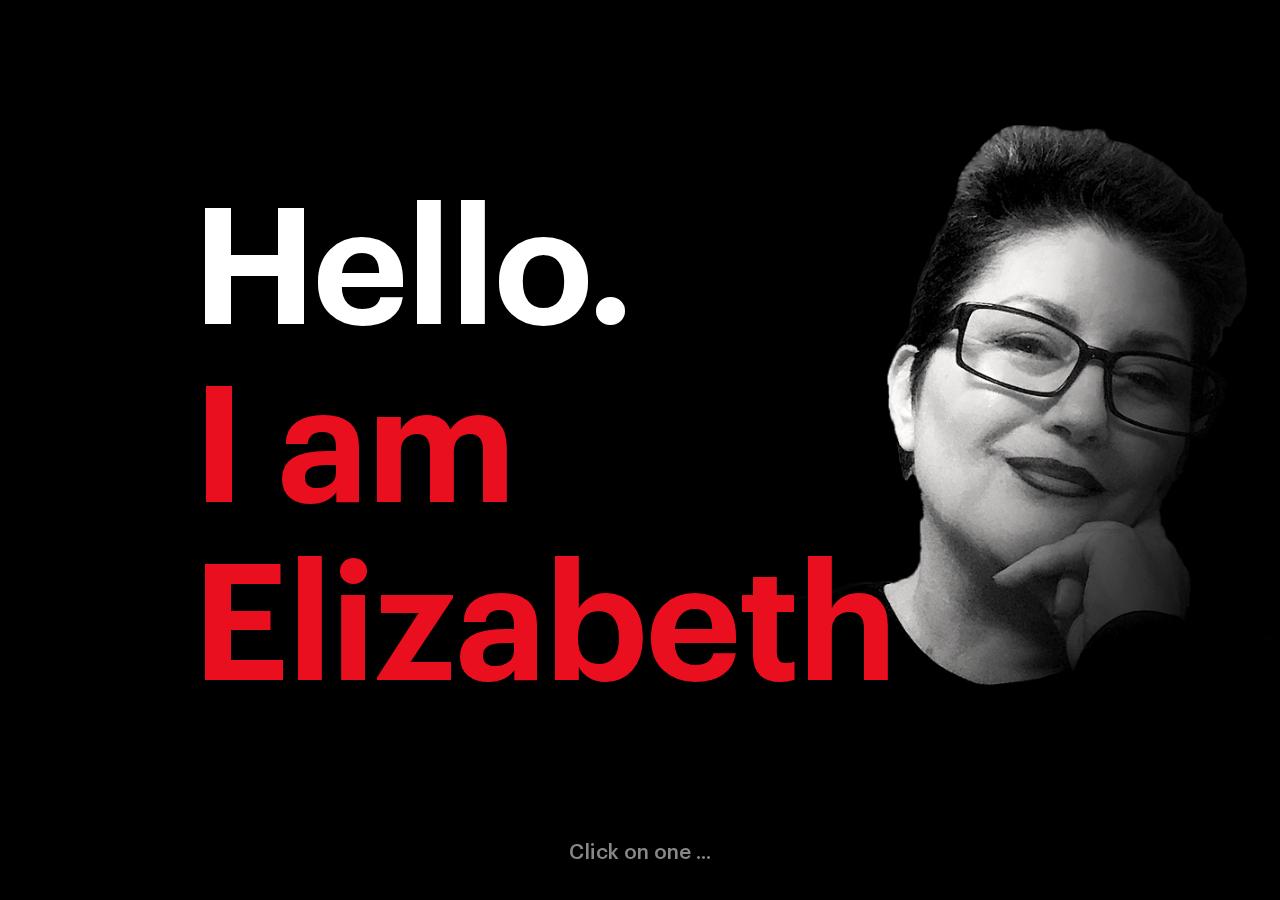
<file: index.html>
<!DOCTYPE html>
<html lang="en" class="no-js">
  <head>
    <!-- Regular data -->
    <meta charset="utf-8" />
    <meta content="text/html; charset=utf-8" http-equiv="Content-Type" />

    <!-- Description -->
    <meta name="author" content="Elizabeth Hadik-Barkoczy" />
    <meta name="description" content="I engineer improvements to products." />
    <meta
      name="keywords"
      content="elizabeth,hadik-barkoczy,elizabeth hadik-barkoczy,elizabeth hadik,hadik,hadik huszar,hadikhuszar,portfolio,software engineer,cybersecurity"
    />
    <meta name="Resource-type" content="Document" />
    <meta name="viewport" content="width=device-width, initial-scale=1" />

    <!-- Open Graph data -->
    <meta
      property="og:site_name"
      content="Elizabeth Hadik-Barkoczy | Software Engineer"
    />
    <meta
      property="og:title"
      content="Elizabeth Hadik-Barkoczy | Software Engineer"
    />
    <meta
      property="og:description"
      content="I engineer improvements to products."
    />
    <meta
      property="og:image"
      content="https://elizabeth.work/img/thumbnail.png"
    />
    <!-- DON'T FORGET THIS -->
    <meta property="og:type" content="website" />
    <meta property="og:url" content="https://elizabeth.work" />

    <!-- Title -->
    <title>Elizabeth Hadik-Barkoczy | Software Engineer</title>

    <!-- Twitter -->
    <meta name="twitter:card" content="summary" />
    <meta name="twitter:title" content="Elizabeth Hadik-Barkoczy" />
    <meta
      name="twitter:description"
      content="I engineer improvements to products."
    />
    <meta name="twitter:url" content="https://twitter.com/ElizabethHadik" />
    <meta
      name="twitter:image"
      content="https://elizabeth.work/img/thumbnail.png"
    />

    <!-- Icons -->
    <link
      href="https://elizabeth.work/img/thumbnail.png"
      type="image/png"
      rel="image_src"
    />
    <link href="https://elizabeth.work" rel="canonical" />

    <link
      rel="apple-touch-icon"
      href="https://elizabeth.work/img/touch-icon-iphone.png"
      type="image/png"
    />
    <!-- DON'T FORGET THIS -->
    <link
      rel="apple-touch-icon"
      href="https://elizabeth.work/img/touch-icon-ipad.png"
      type="image/png"
      sizes="76x76"
    />
    <!-- DON'T FORGET THIS -->
    <link
      rel="apple-touch-icon"
      href="https://elizabeth.work/img/touch-icon-iphone-retina.png"
      type="image/png"
      sizes="120x120"
    />
    <!-- DON'T FORGET THIS -->
    <link
      rel="apple-touch-icon"
      href="https://elizabeth.work/img/touch-icon-ipad-retina.png"
      type="image/png"
      sizes="152x152"
    />
    <!-- DON'T FORGET THIS -->

    <link
      rel="icon"
      href="https://elizabeth.work/img/favicon-16x16.png"
      type="image/png"
      sizes="16x16"
    />
    <!-- DON'T FORGET THIS -->
    <link
      rel="icon"
      href="https://elizabeth.work/img/favicon-32x32.png"
      type="image/png"
      sizes="32x32"
    />
    <!-- DON'T FORGET THIS -->
    <link
      rel="icon"
      href="https://elizabeth.work/img/favicon-96x96.png"
      type="image/png"
      sizes="96x96"
    />
    <!-- DON'T FORGET THIS -->

    <!-- CSS -->
    <link href="css/style.css" rel="stylesheet" type="text/css" />

    <!-- Toggle button mobile -->
    <script src="https://ajax.googleapis.com/ajax/libs/jquery/1.8.3/jquery.min.js"></script>
    <script type="text/javascript">
      $(document).ready(function () {
        $(".mobile-tap-area").click(function () {
          $(".toggle-mobile-first").toggle();
          $(".toggle-mobile-second").toggle();
        });
      });
    </script>
  </head>
  <body class="website-background-black">
    <div class="hide-mobile mobile-tap-area">
      <div class="max-width">
        <div class="vertical-center">
          <h1>
            <div class="text-color-white hide-text-block">
              <div class="animate toggle-mobile-first">Hello.</div>
            </div>
            <div class="text-color-red hide-text-block">
              <div class="animate delay04 toggle-mobile-first">I am</div>
            </div>
            <div class="text-color-red hide-text-block">
              <div class="animate delay08 toggle-mobile-first">Elizabeth</div>
            </div>
          </h1>
        </div>
      </div>
      <div class="tap-indication">Tap anywhere ...</div>
    </div>
    <div class="click-indication">Click on one ...</div>

    <div class="max-width">
      <div class="vertical-center">
        <h1>
          <div class="hide-text-block">
            <a href="about.html">
              <div
                class="animate text-color-white on-hover-40 hide-web label-hello"
              ></div>
              <div
                class="animate text-color-white on-hover-40 hide-mobile toggle-mobile-second"
              >
                About
              </div>
            </a>
          </div>
          <div class="hide-text-block">
            <a href="work/work_index.html">
              <div
                class="animate text-color-red on-hover-40 delay04 hide-web label-iam"
              ></div>
              <div
                class="animate text-color-red on-hover-40 delay04 hide-mobile toggle-mobile-second"
              >
                Work
              </div>
            </a>
          </div>
          <div class="hide-text-block">
            <a href="contact.html">
              <div
                class="animate text-color-red on-hover-40 delay08 hide-web label-ehb"
              ></div>
              <div
                class="animate text-color-red on-hover-40 delay08 hide-mobile toggle-mobile-second"
              >
                Contact
              </div>
            </a>
          </div>
        </h1>
      </div>
    </div>
    <div class="bg-photo"></div>
  </body>
</html>
</file>
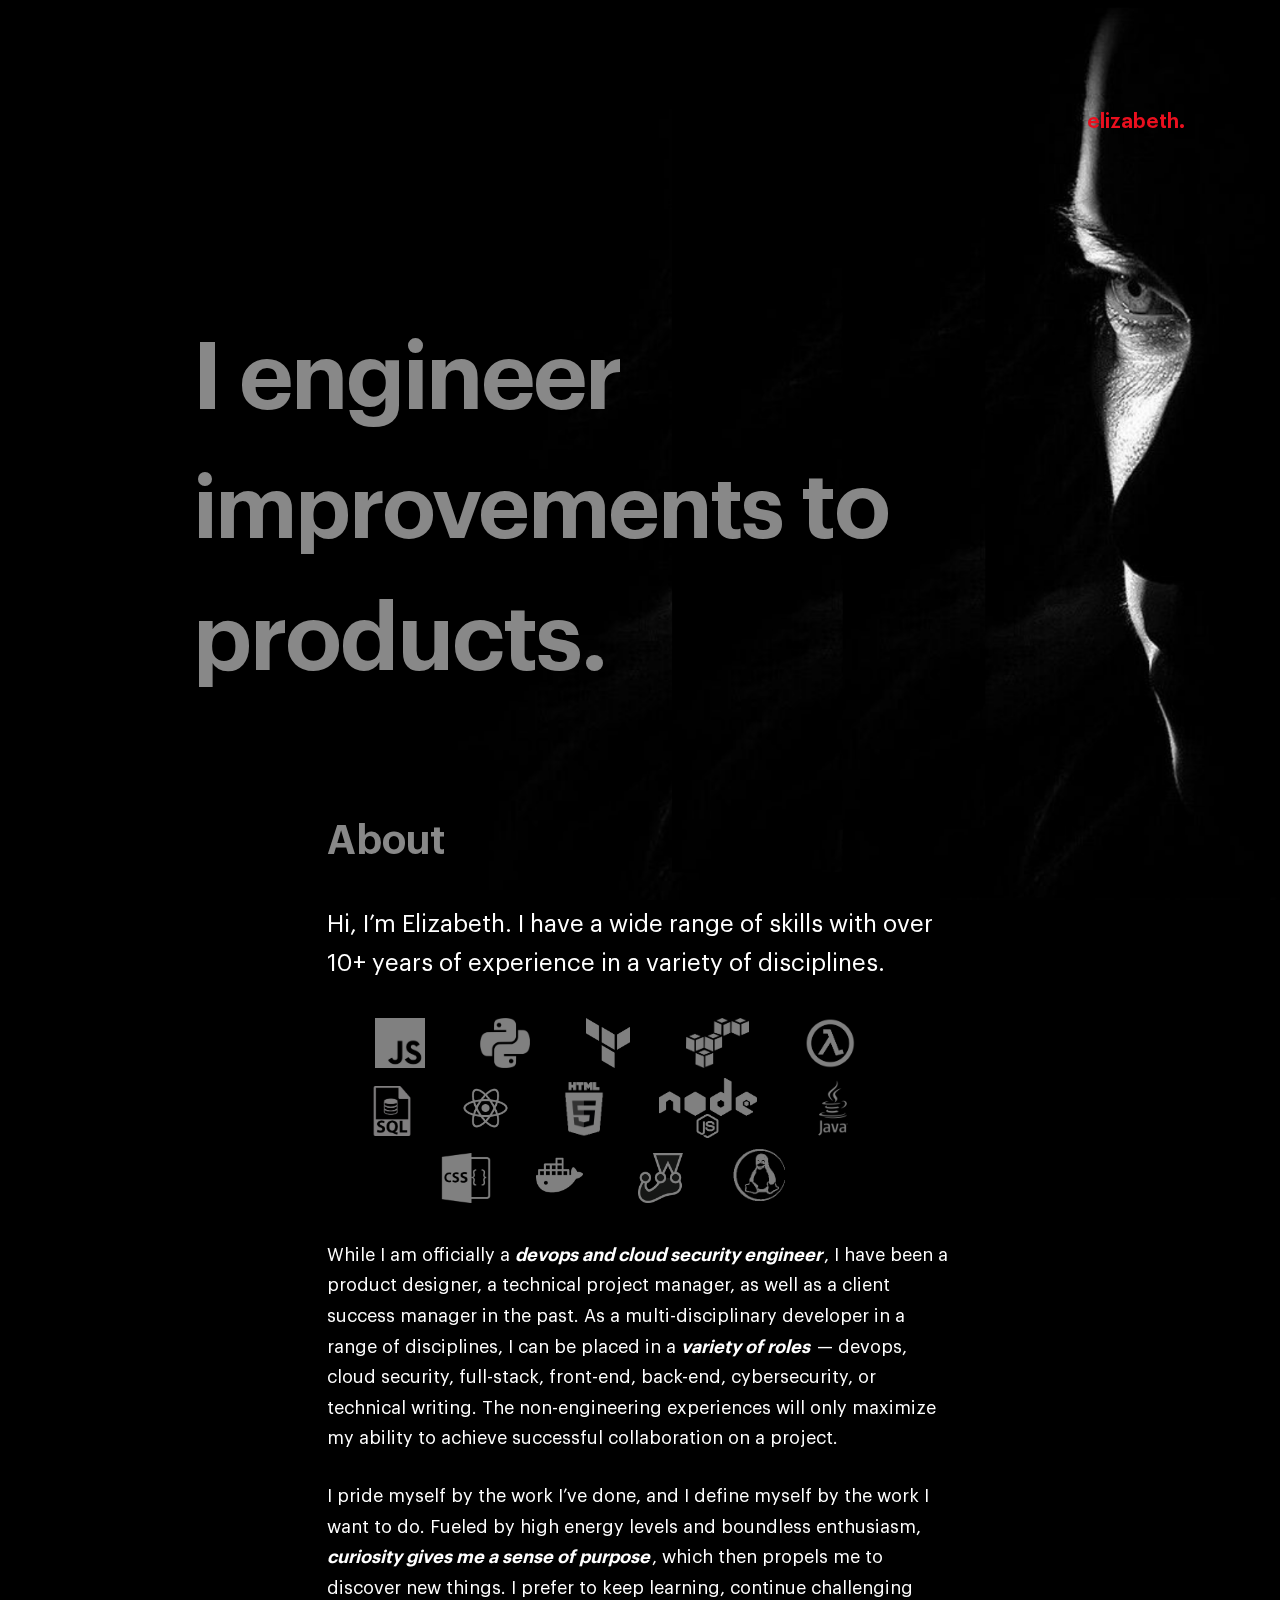
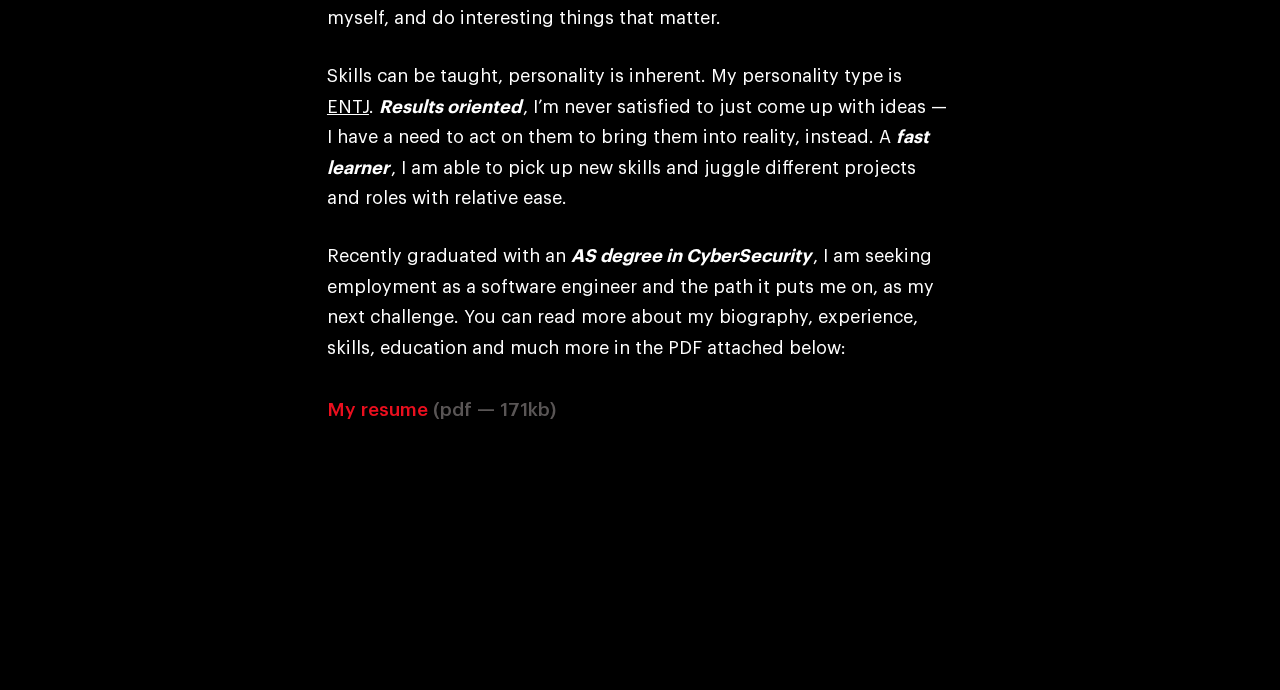
<file: about.html>
<!DOCTYPE html>
<html lang="en" class="no-js">
  <head>
    <!-- Google Analytics -->
    <script
      async
      src="https://www.googletagmanager.com/gtag/js?id=UA-42242964-1"
    ></script>
    <script>
      window.dataLayer = window.dataLayer || [];
      function gtag() {
        dataLayer.push(arguments);
      }
      gtag("js", new Date());
      gtag("config", "UA-42242964-1");
    </script>

    <!-- Regular data -->
    <meta charset="utf-8" />
    <meta content="text/html; charset=utf-8" http-equiv="Content-Type" />

    <!-- Description -->
    <meta name="author" content="Elizabeth Hadik-Barkoczy" />
    <meta
      name="description"
      content="I engineer solutions to improve products."
    />
    <meta
      name="keywords"
      content="elizabeth,hadik-barkoczy,elizabeth hadik-barkoczy,elizabeth hadik,hadik,hadik huszar,hadikhuszar,portfolio,software engineer,cybersecurity"
    />
    <meta name="Resource-type" content="Document" />
    <meta name="viewport" content="width=device-width, initial-scale=1" />

    <!-- Open Graph data -->
    <meta property="og:site_name" content="Elizabeth Hadik-Barkoczy" />
    <meta property="og:title" content="Elizabeth Hadik-Barkoczy" />
    <meta
      property="og:description"
      content="I engineer solutions to improve products."
    />
    <meta
      property="og:image"
      content="https://elizabeth.work/img/thumbnail.png"
    />
    <!-- DON'T FORGET THIS -->
    <meta property="og:type" content="website" />
    <meta property="og:url" content="https://elizabeth.work" />

    <!-- Title -->
    <title>Elizabeth Hadik-Barkoczy</title>

    <!-- Twitter -->
    <meta name="twitter:card" content="summary" />
    <meta name="twitter:title" content="Elizabeth Hadik-Barkoczy" />
    <meta
      name="twitter:description"
      content="I engineer solutions to improve products."
    />
    <meta name="twitter:url" content="https://elizabeth.work" />
    <meta
      name="twitter:image"
      content="https://elizabeth.work/img/thumbnail.png"
    />

    <!-- Icons -->
    <link
      href="https://elizabeth.work/img/thumbnail.png"
      type="image/png"
      rel="image_src"
    />
    <link href="https://elizabeth.work" rel="canonical" />

    <link
      rel="apple-touch-icon"
      href="https://elizabeth.work/img/touch-icon-iphone.png"
      type="image/png"
    />
    <!-- DON'T FORGET THIS -->
    <link
      rel="apple-touch-icon"
      href="https://elizabeth.work/img/touch-icon-ipad.png"
      type="image/png"
      sizes="76x76"
    />
    <!-- DON'T FORGET THIS -->
    <link
      rel="apple-touch-icon"
      href="https://elizabeth.work/img/touch-icon-iphone-retina.png"
      type="image/png"
      sizes="120x120"
    />
    <!-- DON'T FORGET THIS -->
    <link
      rel="apple-touch-icon"
      href="https://elizabeth.work/img/touch-icon-ipad-retina.png"
      type="image/png"
      sizes="152x152"
    />
    <!-- DON'T FORGET THIS -->

    <link
      rel="icon"
      href="https://elizabeth.work/img/favicon-16x16.png"
      type="image/png"
      sizes="16x16"
    />
    <!-- DON'T FORGET THIS -->
    <link
      rel="icon"
      href="https://elizabeth.work/img/favicon-32x32.png"
      type="image/png"
      sizes="32x32"
    />
    <!-- DON'T FORGET THIS -->
    <link
      rel="icon"
      href="https://elizabeth.work/img/favicon-96x96.png"
      type="image/png"
      sizes="96x96"
    />
    <!-- DON'T FORGET THIS -->

    <!-- CSS -->
    <link href="css/style.css" rel="stylesheet" type="text/css" />

    <!-- Lazy load -->
    <!-- Yall: Remove the no-js class on the <html> element if JavaScript is on -->
    <script>
      document.documentElement.classList.remove("no-js");
    </script>
  </head>
  <body class="website-background-black">
    <div class="block-image-overflow">
      <!-- Block hero image overflow -->

      <div class="max-width">
        <div class="logo">
          <div class="logo-inner">
            <a href="index.html">
              <div class="label-logo on-hover-40 text-color-red"></div>
            </a>
          </div>
        </div>

        <div class="top-bottom-margin">
          <div class="hide-text-block">
            <h2 class="text-color-gray tight animate">
              I engineer <span class="squeeze">improvements</span> to products.
            </h2>
            <div class="bg-photo-about"></div>
          </div>

          <div class="max-width-70 text-color-white">
            <!-- <div class="hero-image animate delay02">
              <img
                draggable="false"
                class="lazy"
                src="img/about.png"
                data-src="img/about.png"
              />
              <noscript><img draggable="false" src="img/about.png" /></noscript>
            </div> -->

            <h4>About</h4>
            <p class="size-large">
              Hi, I&rsquo;m Elizabeth. I have a wide range of skills with over
              10+ years of experience in a variety of disciplines.
            </p>
            <p style="text-align: center">
              <img
                draggable="false"
                class="skill-logos"
                src="img/logos/js.png"
              />
              <img
                draggable="false"
                class="skill-logos"
                src="img/logos/python.png"
              />
              <img
                draggable="false"
                class="skill-logos"
                src="img/logos/terraform.png"
              />
              <img
                draggable="false"
                class="skill-logos"
                src="img/logos/aws.png"
              />
              <img
                draggable="false"
                class="skill-logos"
                src="img/logos/lambda.png"
              />
              <img
                draggable="false"
                class="skill-logos"
                src="img/logos/SQL.png"
              />
              <img
                draggable="false"
                class="skill-logo-html"
                src="img/logos/react.png"
              />
              <img
                draggable="false"
                class="skill-logo-html"
                src="img/logos/html.png"
              />
              <img
                draggable="false"
                class="skill-logo-html"
                src="img/logos/nodejs.png"
              />
              <img
                draggable="false"
                class="skill-logo-html"
                src="img/logos/java.png"
              />
              <img
                draggable="false"
                class="skill-logos"
                src="img/logos/css.png"
              />
              <img
                draggable="false"
                class="skill-logo-html"
                src="img/logos/docker.png"
              />
              <img
                draggable="false"
                class="skill-logos"
                src="img/logos/jest.png"
              />
              <img
                draggable="false"
                class="skill-logo-html"
                src="img/logos/linux.png"
              />
            </p>
            <p>
              While I am officially a
              <span class="bold i"
                >devops and cloud security engineer&thinsp;</span
              >, I have been a product designer, a technical project manager, as
              well as a client success manager in the past. As a
              multi-disciplinary developer in a range of disciplines, I can be
              placed in a
              <span class="bold i">variety of roles&thinsp;</span> &mdash;
              devops, cloud security, full-stack, front-end, back-end,
              cybersecurity, or technical writing. The non-engineering
              experiences will only maximize my ability to achieve successful
              collaboration on a project.
            </p>
            <p>
              I pride myself by the work I&rsquo;ve done, and I define myself by
              the work I want to do. Fueled by high energy levels and boundless
              enthusiasm,
              <span class="bold i"
                >curiosity gives me a sense of purpose&thinsp;</span
              >, which then propels me to discover new things. I prefer to keep
              learning, continue challenging myself, and do interesting things
              that matter.
            </p>
            <p>
              Skills can be taught, personality is inherent. My personality type
              is
              <a
                class="underline text-color-white"
                href="http://www.personalitypage.com/ENTJ.html"
                target="_blank"
              >
                ENTJ</a
              >. <span class="bold i">Results oriented&thinsp;</span>, I&rsquo;m
              never satisfied to just come up with ideas &mdash; I have a need
              to act on them to bring them into reality, instead. A
              <span class="bold i">fast learner&thinsp;</span>, I am able to
              pick up new skills and juggle different projects and roles with
              relative ease.
            </p>
            <p>
              Recently graduated with an
              <span class="bold i">AS degree in CyberSecurity&thinsp;</span>, I
              am seeking employment as a software engineer and the path it puts
              me on, as my next challenge. You can read more about my biography,
              experience, skills, education and much more in the PDF attached
              below:
            </p>
            <div class="links" data-aos="fade-up">
              <a
                class="on-hover-40 text-color-red"
                href="files/ELIZABETH_HADIK-BARKOCZY_CV.pdf"
                target="_blank"
                >My resume
                <span class="text-color-almostblack">(pdf &mdash; 171kb)</span>
              </a>
            </div>
          </div>
        </div>
      </div>
      <!-- end max-width -->
    </div>
    <!-- stop overflow -->

    <!-- Yall lazy load -->
    <script src="https://polyfill.io/v2/polyfill.min.js?features=IntersectionObserver"></script>
    <script src="../js/yall.min.js"></script>
    <script type="text/javascript">
      document.addEventListener("DOMContentLoaded", yall);
    </script>
  </body>
</html>
</file>
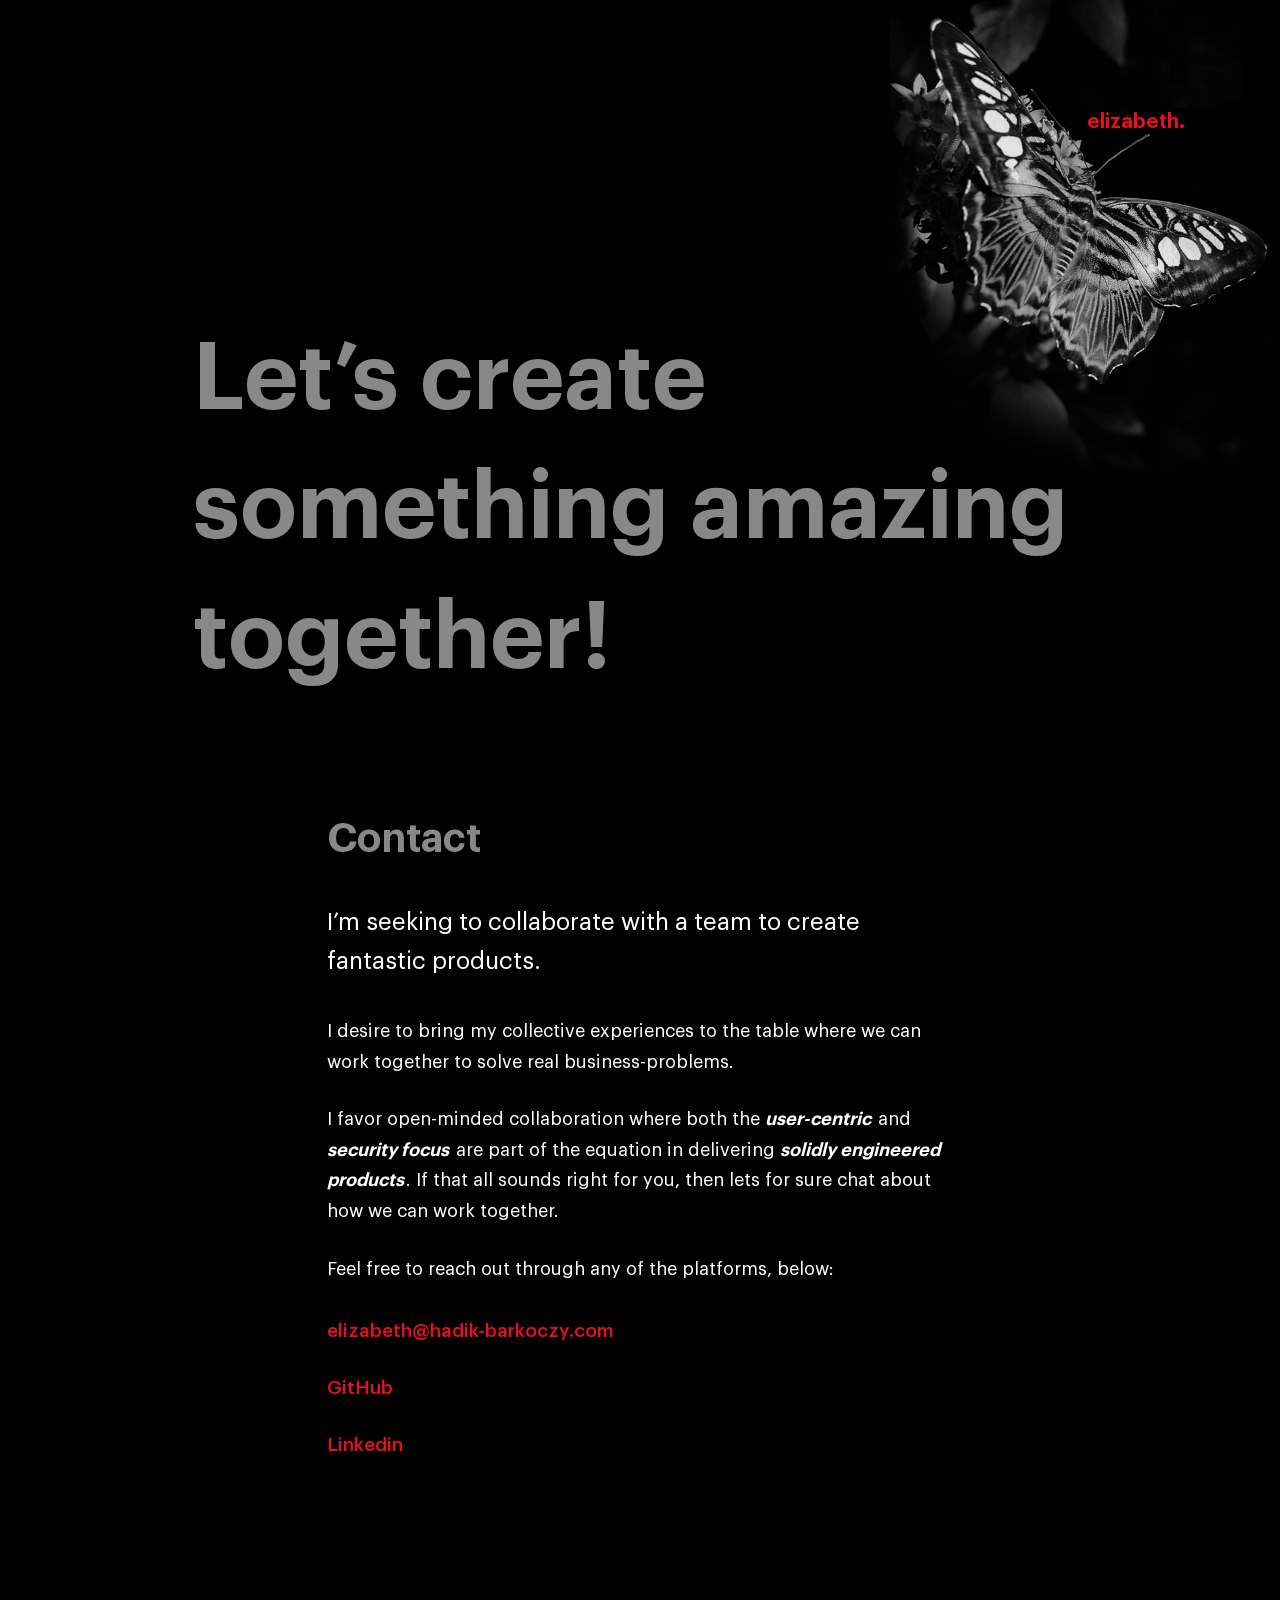
<file: contact.html>
<!DOCTYPE html>
<html lang="en" class="no-js">
  <head>
    <!-- Google Analytics -->
    <script
      async
      src="https://www.googletagmanager.com/gtag/js?id=UA-42242964-1"
    ></script>
    <script>
      window.dataLayer = window.dataLayer || [];
      function gtag() {
        dataLayer.push(arguments);
      }
      gtag("js", new Date());
      gtag("config", "UA-42242964-1");
    </script>

    <!-- Regular data -->
    <meta charset="utf-8" />
    <meta content="text/html; charset=utf-8" http-equiv="Content-Type" />

    <!-- Description -->
    <meta name="author" content="Elizabeth Hadik-Barkoczy" />
    <meta
      name="description"
      content="I engineer solutions to improve products."
    />
    <meta
      name="keywords"
      content="elizabeth,hadik-barkoczy,elizabeth hadik-barkoczy,elizabeth hadik,hadik,hadik huszar,hadikhuszar,portfolio,software engineer,cybersecurity"
    />
    <meta name="Resource-type" content="Document" />
    <meta name="viewport" content="width=device-width, initial-scale=1" />

    <!-- Open Graph data -->
    <meta property="og:site_name" content="Elizabeth Hadik-Barkoczy" />
    <meta property="og:title" content="Elizabeth Hadik-Barkoczy" />
    <meta
      property="og:description"
      content="I engineer solutions to improve products."
    />
    <meta
      property="og:image"
      content="https://elizabeth.work/img/thumbnail.png"
    />
    <!-- DON'T FORGET THIS -->
    <meta property="og:type" content="website" />
    <meta property="og:url" content="https://elizabeth.work" />

    <!-- Title -->
    <title>Elizabeth Hadik-Barkoczy</title>

    <!-- Twitter -->
    <meta name="twitter:card" content="summary" />
    <meta name="twitter:title" content="Elizabeth Hadik-Barkoczy" />
    <meta
      name="twitter:description"
      content="I engineer solutions to improve products."
    />
    <meta name="twitter:url" content="https://elizabeth.work" />
    <meta
      name="twitter:image"
      content="https://elizabeth.work/img/thumbnail.png"
    />

    <!-- Icons -->
    <link
      href="https://elizabeth.work/img/thumbnail.png"
      type="image/png"
      rel="image_src"
    />
    <link href="https://elizabeth.work" rel="canonical" />

    <link
      rel="apple-touch-icon"
      href="https://elizabeth.work/img/touch-icon-iphone.png"
      type="image/png"
    />
    <!-- DON'T FORGET THIS -->
    <link
      rel="apple-touch-icon"
      href="https://elizabeth.work/img/touch-icon-ipad.png"
      type="image/png"
      sizes="76x76"
    />
    <!-- DON'T FORGET THIS -->
    <link
      rel="apple-touch-icon"
      href="https://elizabeth.work/img/touch-icon-iphone-retina.png"
      type="image/png"
      sizes="120x120"
    />
    <!-- DON'T FORGET THIS -->
    <link
      rel="apple-touch-icon"
      href="https://elizabeth.work/img/touch-icon-ipad-retina.png"
      type="image/png"
      sizes="152x152"
    />
    <!-- DON'T FORGET THIS -->

    <link
      rel="icon"
      href="https://elizabeth.work/img/favicon-16x16.png"
      type="image/png"
      sizes="16x16"
    />
    <!-- DON'T FORGET THIS -->
    <link
      rel="icon"
      href="https://elizabeth.work/img/favicon-32x32.png"
      type="image/png"
      sizes="32x32"
    />
    <!-- DON'T FORGET THIS -->
    <link
      rel="icon"
      href="https://elizabeth.work/img/favicon-96x96.png"
      type="image/png"
      sizes="96x96"
    />
    <!-- DON'T FORGET THIS -->

    <!-- CSS -->
    <link href="css/style.css" rel="stylesheet" type="text/css" />

    <!-- Yall: Remove the no-js class on the <html> element if JavaScript is on -->
    <script>
      document.documentElement.classList.remove("no-js");
    </script>

    <!-- Reveal on scroll -->
    <link rel="stylesheet" href="https://unpkg.com/aos@next/dist/aos.css" />
  </head>

  <body class="website-background-black">
    <div class="max-width">
      <div class="logo">
        <div class="logo-inner">
          <a href="index.html">
            <div class="label-logo on-hover--40 text-color-red"></div>
          </a>
        </div>
      </div>

      <div class="top-bottom-margin">
        <div class="hide-text-block">
          <h2 class="text-color-gray animate">
            Let&#8217;s create something amazing together!
          </h2>
          <div class="bg-photo-contact"></div>
        </div>

        <div class="max-width-70 text-color-white animate delay02">
          <h4>Contact</h4>
          <p class="size-large">
            I&#8217;m seeking to collaborate with a team to create fantastic
            products.
          </p>
          <p>
            I desire to bring my collective experiences to the table where we
            can work together to solve real business-problems.
          </p>
          <p>
            I favor open-minded collaboration where both the
            <span class="bold i">user-centric&thinsp;</span> and
            <span class="bold i">security focus&thinsp;</span> are part of the
            equation in delivering
            <span class="bold i">solidly engineered products&thinsp;</span>. If
            that all sounds right for you, then lets for sure chat about how we
            can work together.
          </p>
          <p>Feel free to reach out through any of the platforms, below:</p>

          <div class="links">
            <a class="on-hover-40 text-color-red label-email copy-email"> </a>
            <a
              class="on-hover-40 text-color-red"
              href="&#32;&#104;&#116;&#116;&#112;&#115;&#58;&#47;&#47;&#103;&#105;&#116;&#104;&#117;&#98;&#46;&#99;&#111;&#109;&#47;&#72;&#97;&#100;&#105;&#107;&#72;&#117;&#115;&#122;&#97;&#114;"
              target="_blank"
              >GitHub
            </a>

            <a
              class="on-hover-40 text-color-red"
              href="&#104;&#116;&#116;&#112;&#115;&#58;&#47;&#47;&#119;&#119;&#119;&#46;&#108;&#105;&#110;&#107;&#101;&#100;&#105;&#110;&#46;&#99;&#111;&#109;&#47;&#105;&#110;&#47;&#104;&#97;&#100;&#105;&#107;&#45;&#98;&#97;&#114;&#107;&#111;&#99;&#122;&#121;&#47;"
              target="_blank"
              >Linkedin
            </a>
          </div>
        </div>
      </div>
    </div>
    <!-- end max-width -->

    <!-- Yall lazy load -->
    <script src="https://polyfill.io/v2/polyfill.min.js?features=IntersectionObserver"></script>
    <script src="../js/yall.min.js"></script>
    <script type="text/javascript">
      document.addEventListener("DOMContentLoaded", yall);
    </script>

    <!-- Copy to clipboard -->
    <script src="./js/clipboard.min.js"></script>
    <script>
      var clipboard = new ClipboardJS(".copy-email", {
        text: function () {
          return "\u0065\u006c\u0069\u007a\u0061\u0062\u0065\u0074\u0068\u0040\u0068\u0061\u0064\u0069\u006b\u002d\u0062\u0061\u0072\u006b\u006f\u0063\u007a\u0079\u002e\u0063\u006f\u006d";
        },
      });
      clipboard.on("success", function (e) {
        console.log(e);
      });
      clipboard.on("error", function (e) {
        console.log(e);
      });
    </script>
  </body>
</html>
</file>
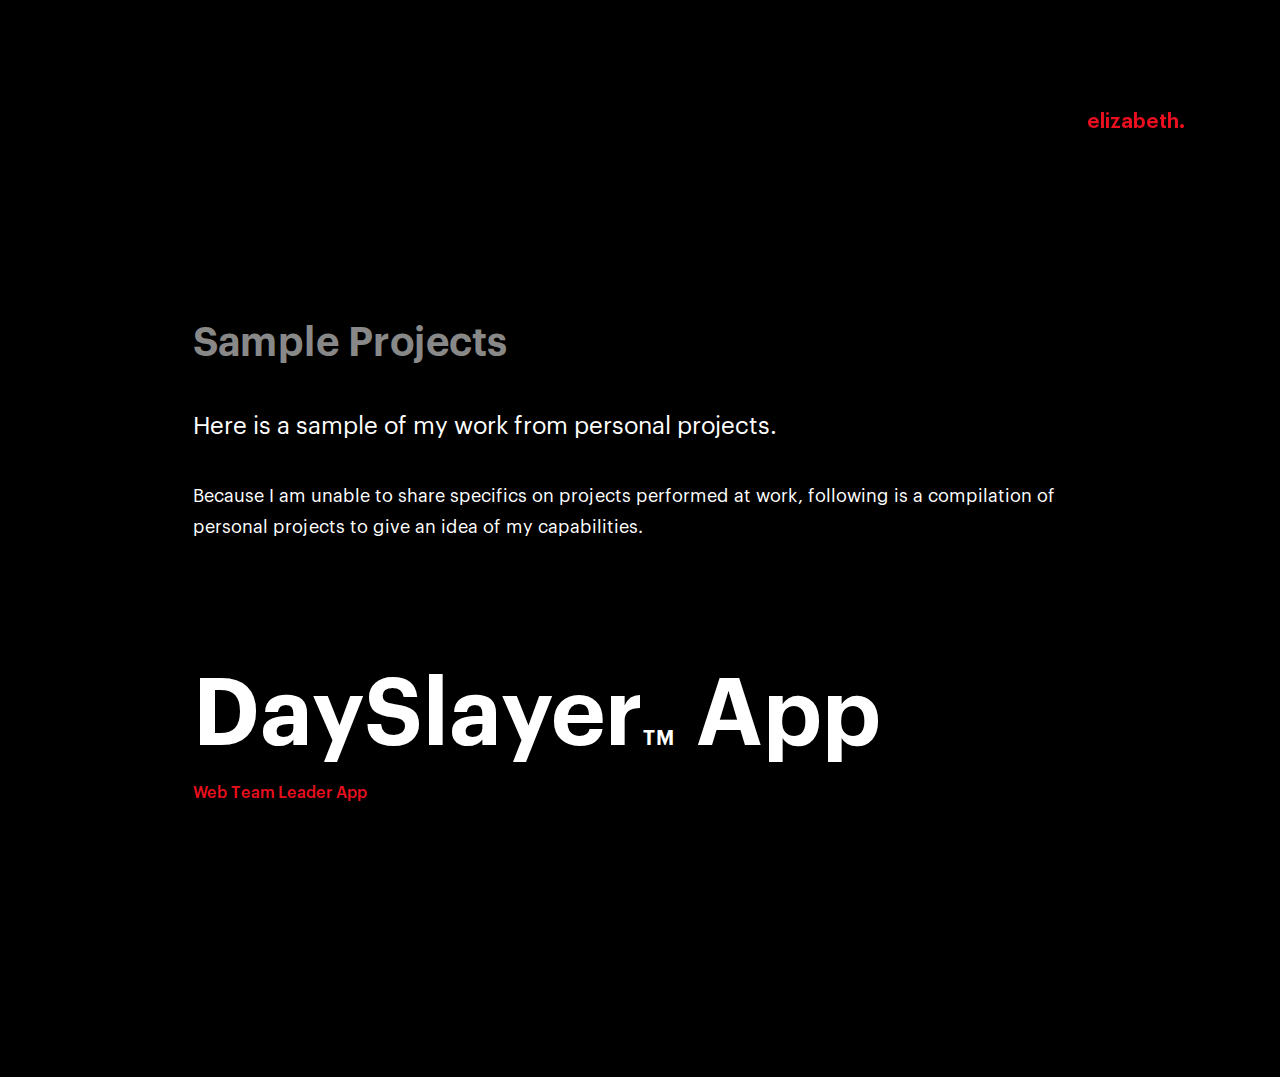
<file: work/work_index.html>
<!DOCTYPE html>
<html lang="en" class="no-js">
  <head>
    <!-- Google Analytics -->
    <script
      async
      src="https://www.googletagmanager.com/gtag/js?id=UA-42242964-1"
    ></script>
    <script>
      window.dataLayer = window.dataLayer || [];
      function gtag() {
        dataLayer.push(arguments);
      }
      gtag("js", new Date());
      gtag("config", "UA-42242964-1");
    </script>

    <!-- Regular data -->
    <meta charset="utf-8" />
    <meta content="text/html; charset=utf-8" http-equiv="Content-Type" />

    <!-- Description -->
    <meta name="author" content="Elizabeth Hadik-Barkoczy" />
    <meta
      name="description"
      content="I engineer solutions to improve products."
    />
    <meta
      name="keywords"
      content="elizabeth,hadik-barkoczy,elizabeth hadik-barkoczy,elizabeth hadik,hadik,hadik huszar,hadikhuszar,portfolio,software engineer,cybersecurity"
    />
    <meta name="Resource-type" content="Document" />
    <meta name="viewport" content="width=device-width, initial-scale=1" />

    <!-- Open Graph data -->
    <meta property="og:site_name" content="Elizabeth Hadik-Barkoczy" />
    <meta property="og:title" content="Elizabeth Hadik-Barkoczy" />
    <meta
      property="og:description"
      content="I engineer solutions to improve products."
    />
    <meta
      property="og:image"
      content="https://elizabeth.work/img/thumbnail.png"
    />
    <!-- DON'T FORGET THIS -->
    <meta property="og:type" content="website" />
    <meta property="og:url" content="https://elizabeth.work" />

    <!-- Title -->
    <title>Elizabeth Hadik-Barkoczy</title>

    <!-- Twitter -->
    <meta name="twitter:card" content="summary" />
    <meta name="twitter:title" content="Elizabeth Hadik-Barkoczy" />
    <meta
      name="twitter:description"
      content="I engineer solutions to improve products."
    />
    <meta name="twitter:url" content="https://elizabeth.work" />
    <meta
      name="twitter:image"
      content="https://elizabeth.work/img/thumbnail.png"
    />

    <!-- Icons -->
    <link
      href="https://elizabeth.work/img/thumbnail.png"
      type="image/png"
      rel="image_src"
    />
    <link href="https://elizabeth.work" rel="canonical" />

    <link
      rel="apple-touch-icon"
      href="https://elizabeth.work/img/touch-icon-iphone.png"
      type="image/png"
    />
    <!-- DON'T FORGET THIS -->
    <link
      rel="apple-touch-icon"
      href="https://elizabeth.work/img/touch-icon-ipad.png"
      type="image/png"
      sizes="76x76"
    />
    <!-- DON'T FORGET THIS -->
    <link
      rel="apple-touch-icon"
      href="https://elizabeth.work/img/touch-icon-iphone-retina.png"
      type="image/png"
      sizes="120x120"
    />
    <!-- DON'T FORGET THIS -->
    <link
      rel="apple-touch-icon"
      href="https://elizabeth.work/img/touch-icon-ipad-retina.png"
      type="image/png"
      sizes="152x152"
    />
    <!-- DON'T FORGET THIS -->

    <link
      rel="icon"
      href="https://elizabeth.work/img/favicon-16x16.png"
      type="image/png"
      sizes="16x16"
    />
    <!-- DON'T FORGET THIS -->
    <link
      rel="icon"
      href="https://elizabeth.work/img/favicon-32x32.png"
      type="image/png"
      sizes="32x32"
    />
    <!-- DON'T FORGET THIS -->
    <link
      rel="icon"
      href="https://elizabeth.work/img/favicon-96x96.png"
      type="image/png"
      sizes="96x96"
    />
    <!-- DON'T FORGET THIS -->

    <!-- CSS -->
    <link href="../css/style.css" rel="stylesheet" type="text/css" />
  </head>

  <body class="website-background-black">
    <div class="max-width">
      <div class="logo">
        <div class="logo-inner">
          <a href="../index.html">
            <div class="label-logo on-hover--40 text-color-red"></div>
          </a>
        </div>
      </div>
      <div class="top-bottom-margin animate">
        <div class="max-width-100 text-color-white animate delay02">
          <h4>Sample Projects</h4>
          <p class="size-large">
            Here is a sample of my work from personal projects.
          </p>
          <p>
            Because I am unable to share specifics on projects performed at
            work, following is a compilation of personal projects to give an
            idea of my capabilities.
          </p>
        </div>
        <!-- Work -->
        <a href="DaySlayer/dayslayer_index.html">
          <div class="on-hover-40 hide-text-block work-block">
            <h2 class="text-color-white">
              DaySlayer<span class="size-medium text-color-white animate"
                >TM</span
              >
              App
            </h2>
            <p class="size-small text-color-red">Web Team Leader App</p>
          </div>
        </a>
      </div>
    </div>
  </body>
</html>
</file>
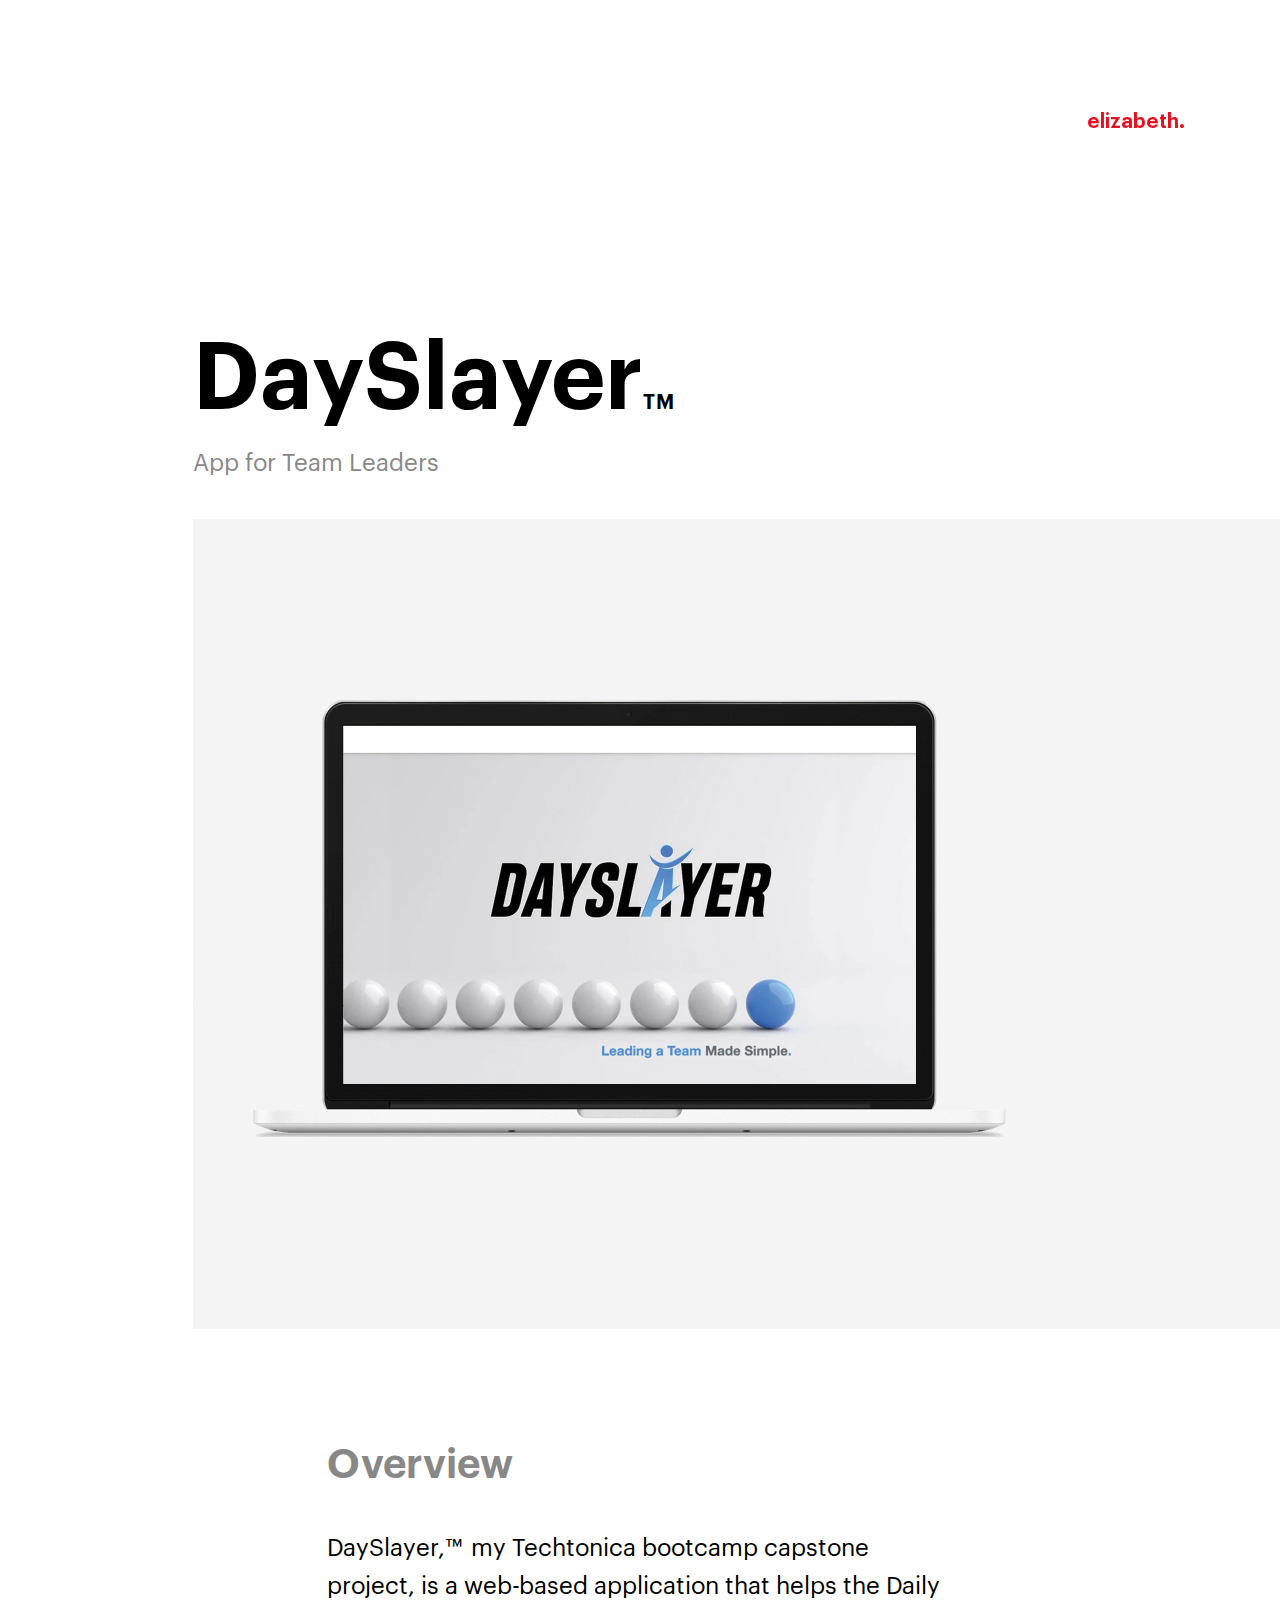
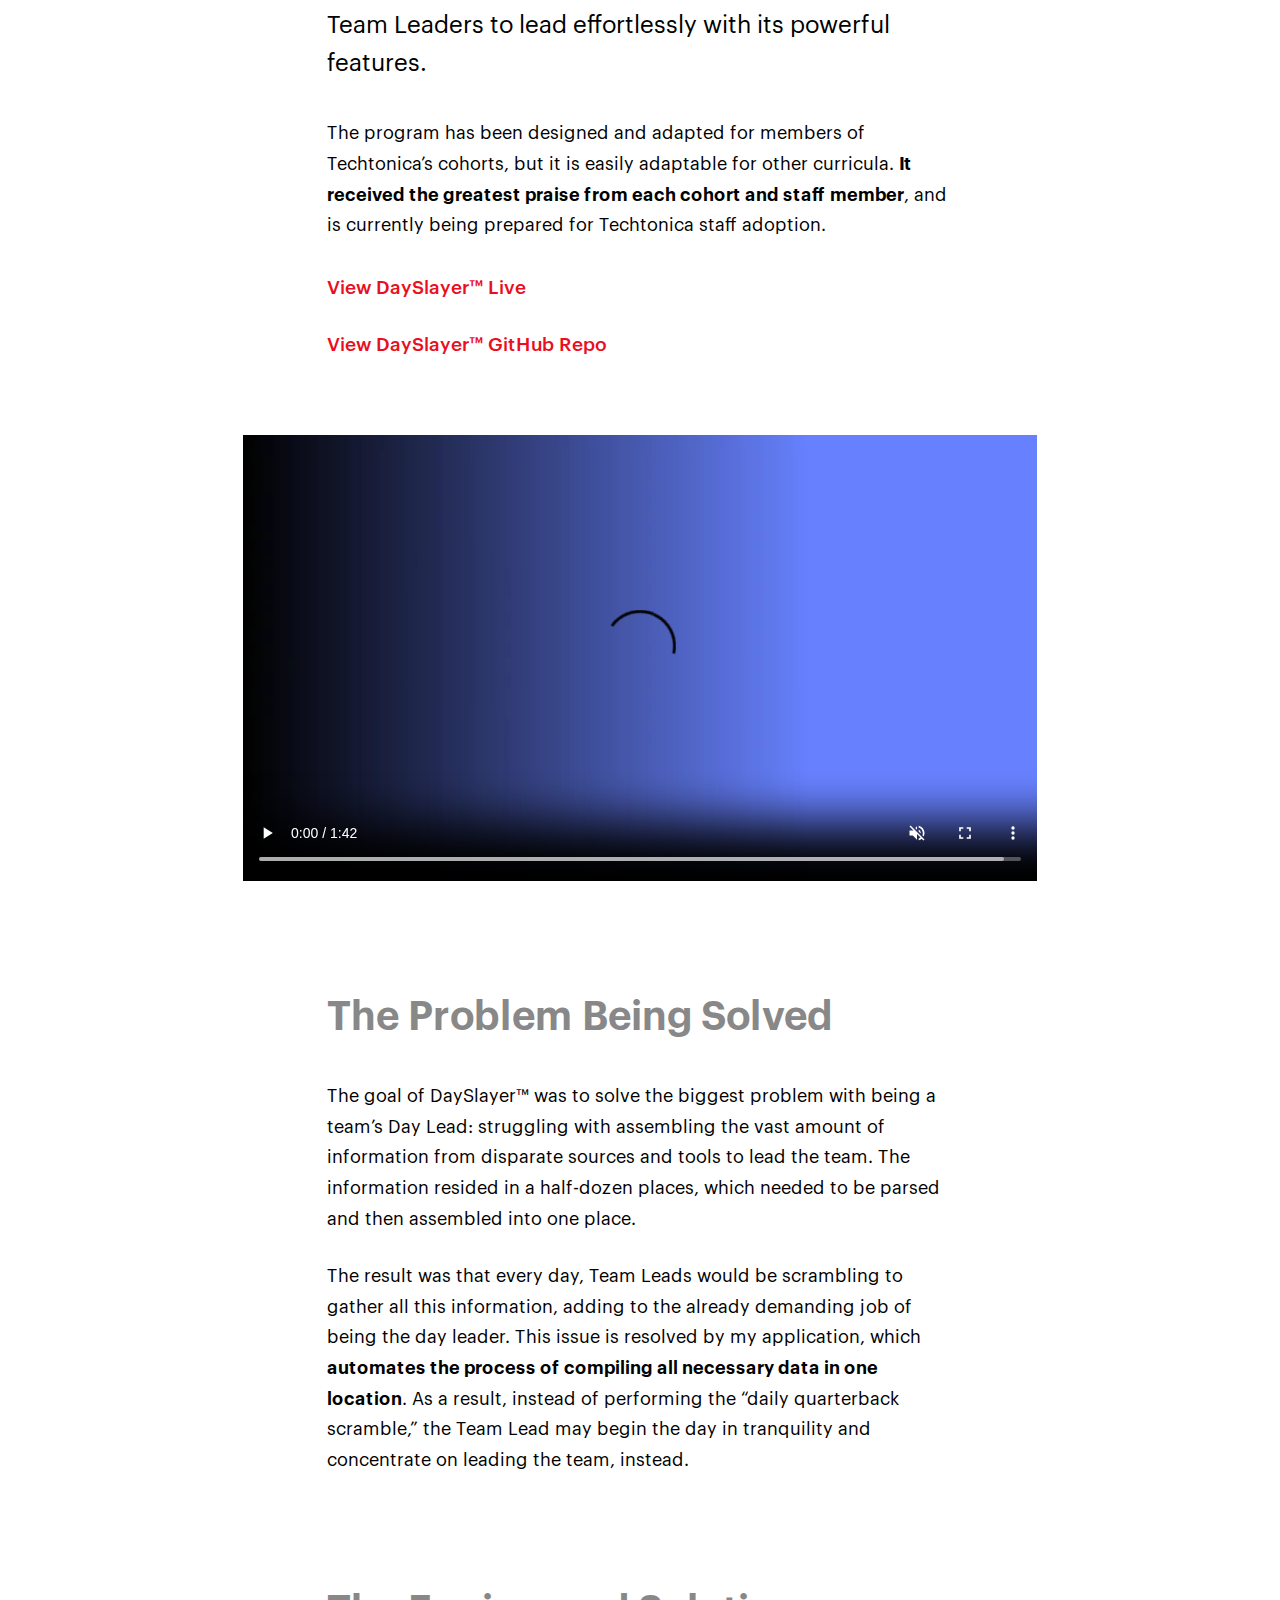
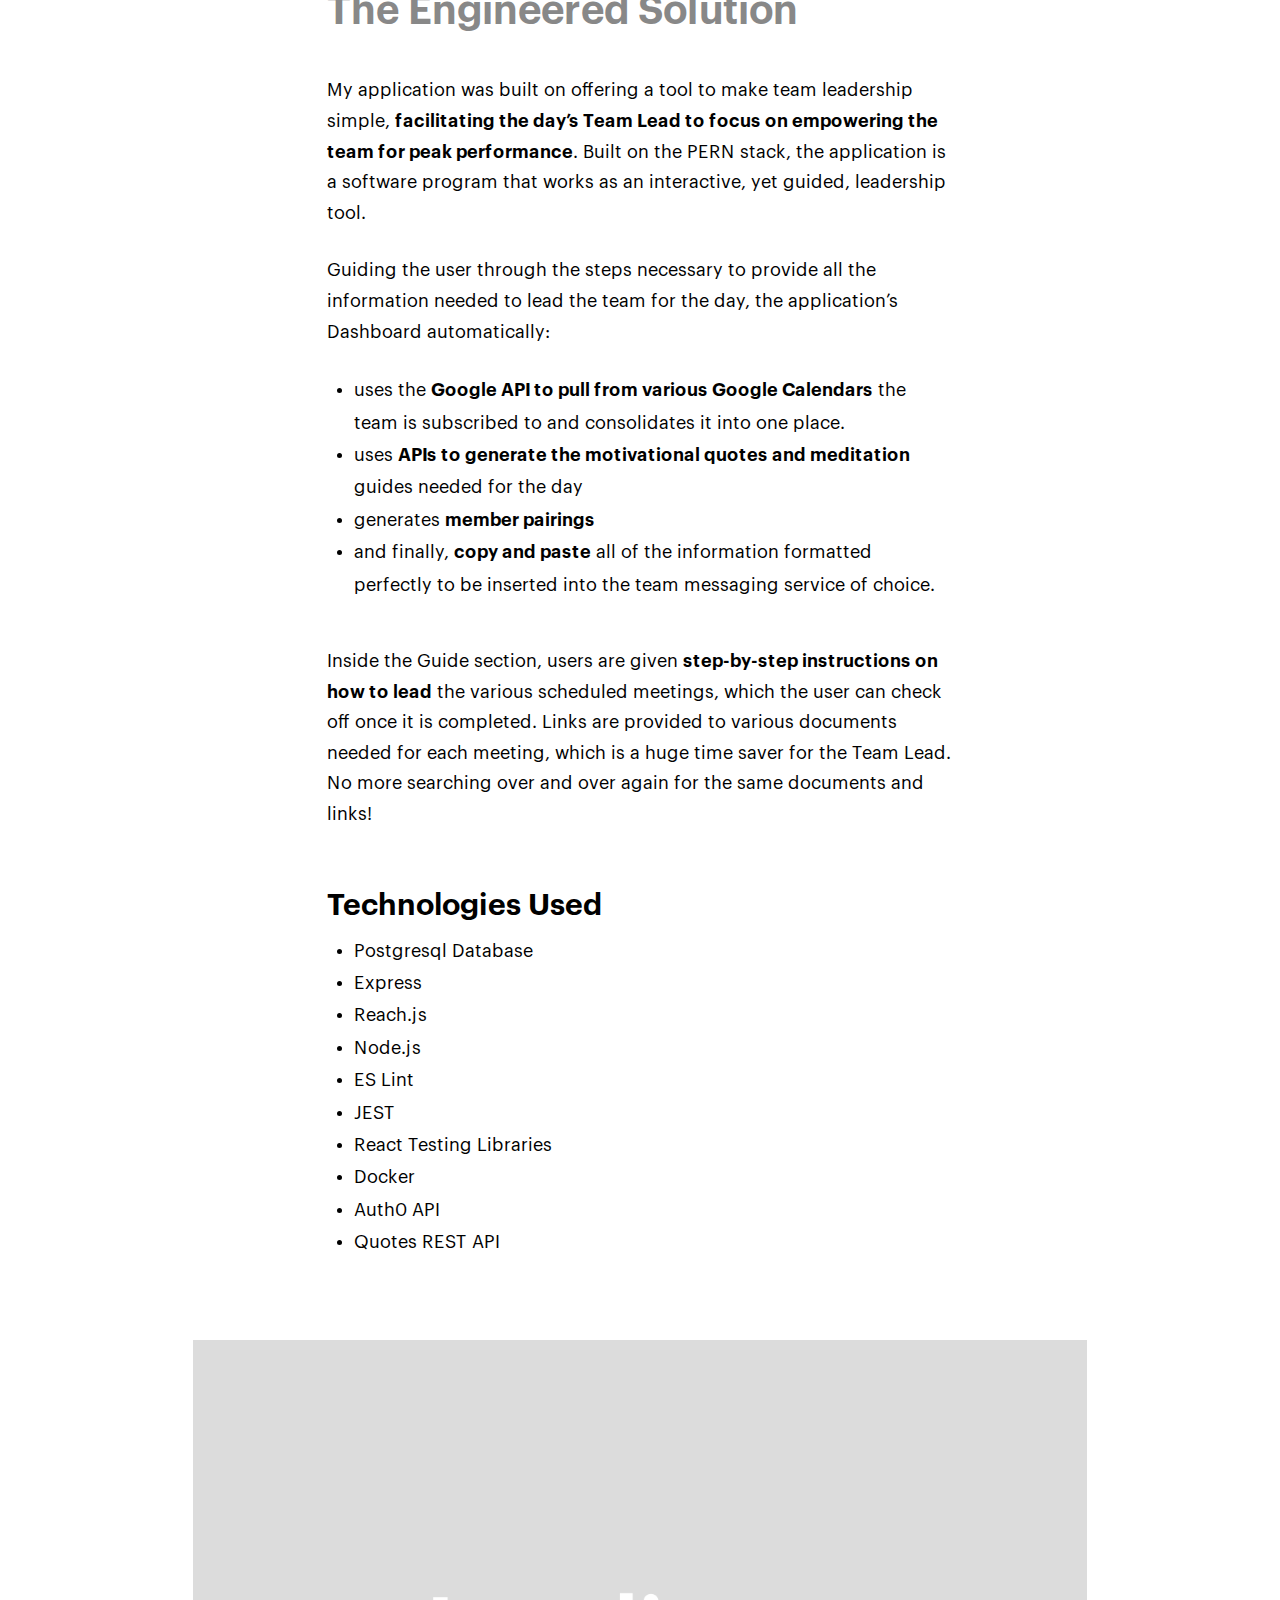
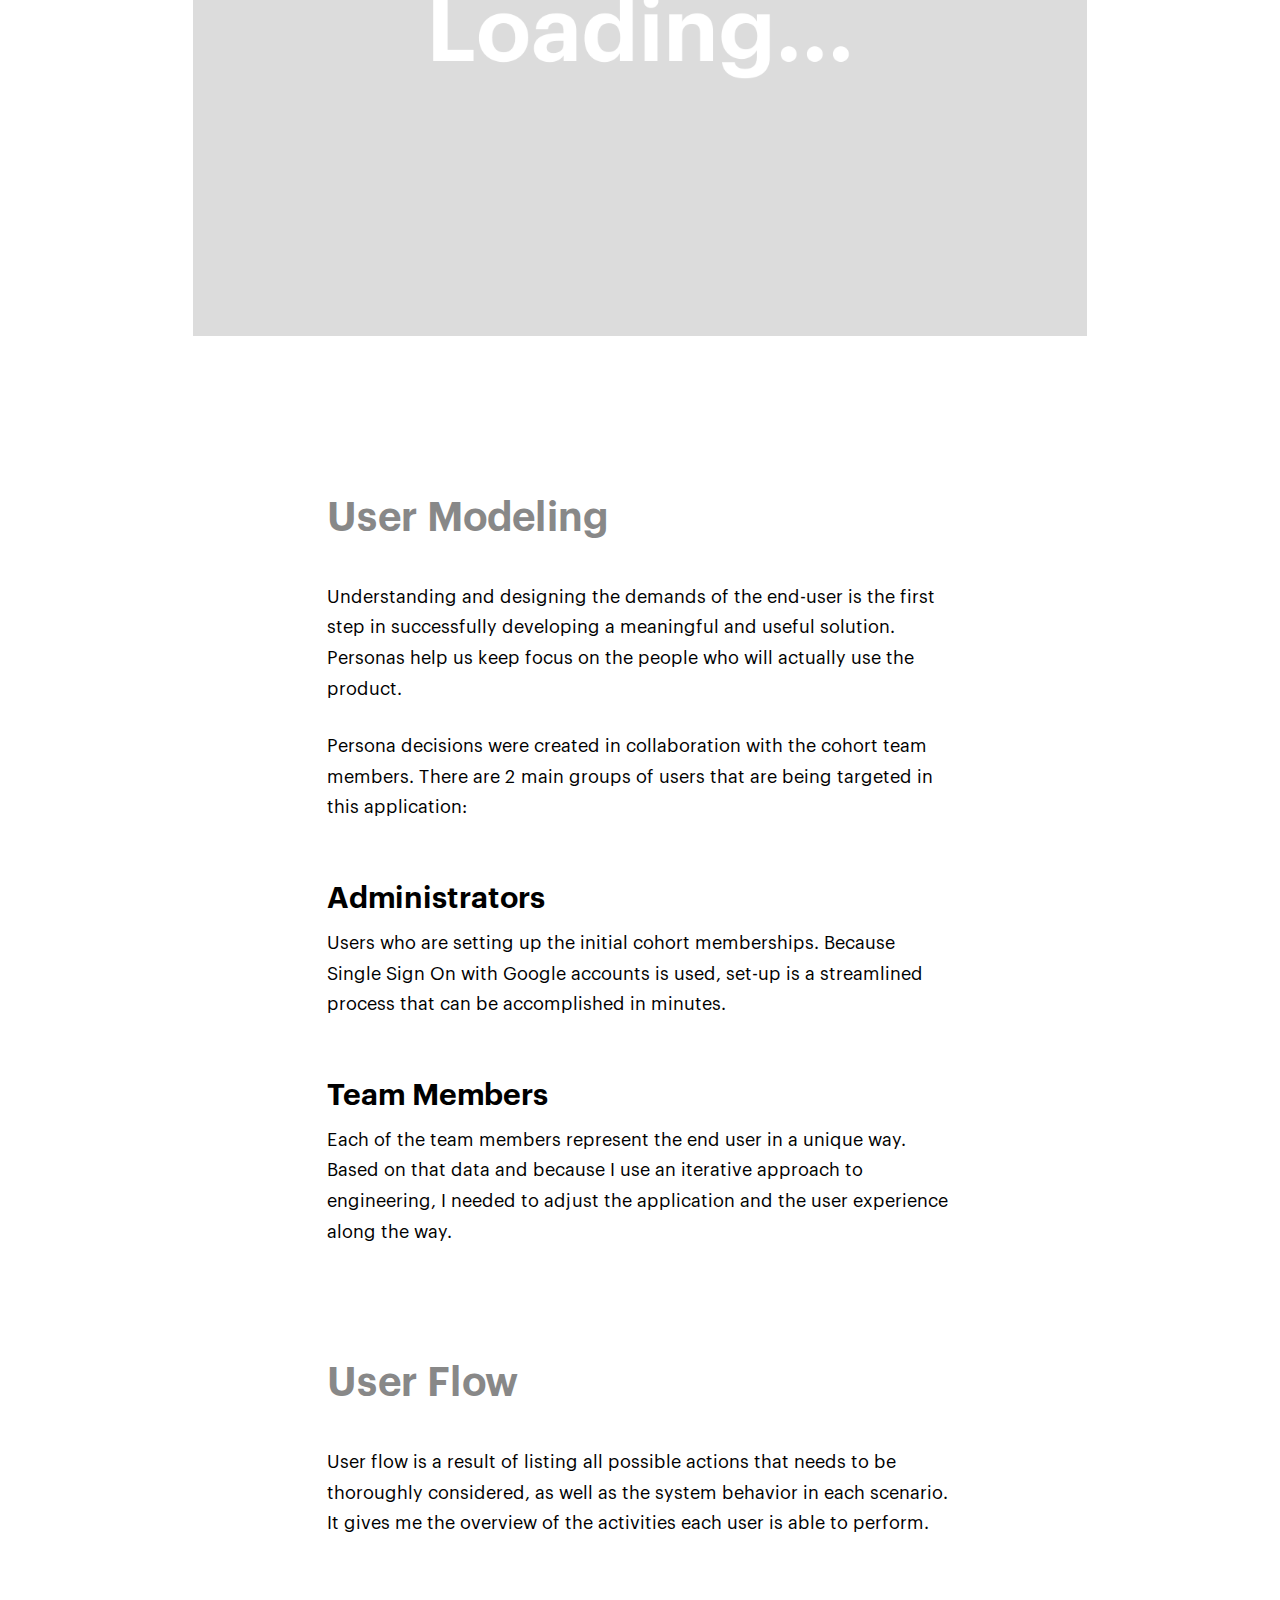
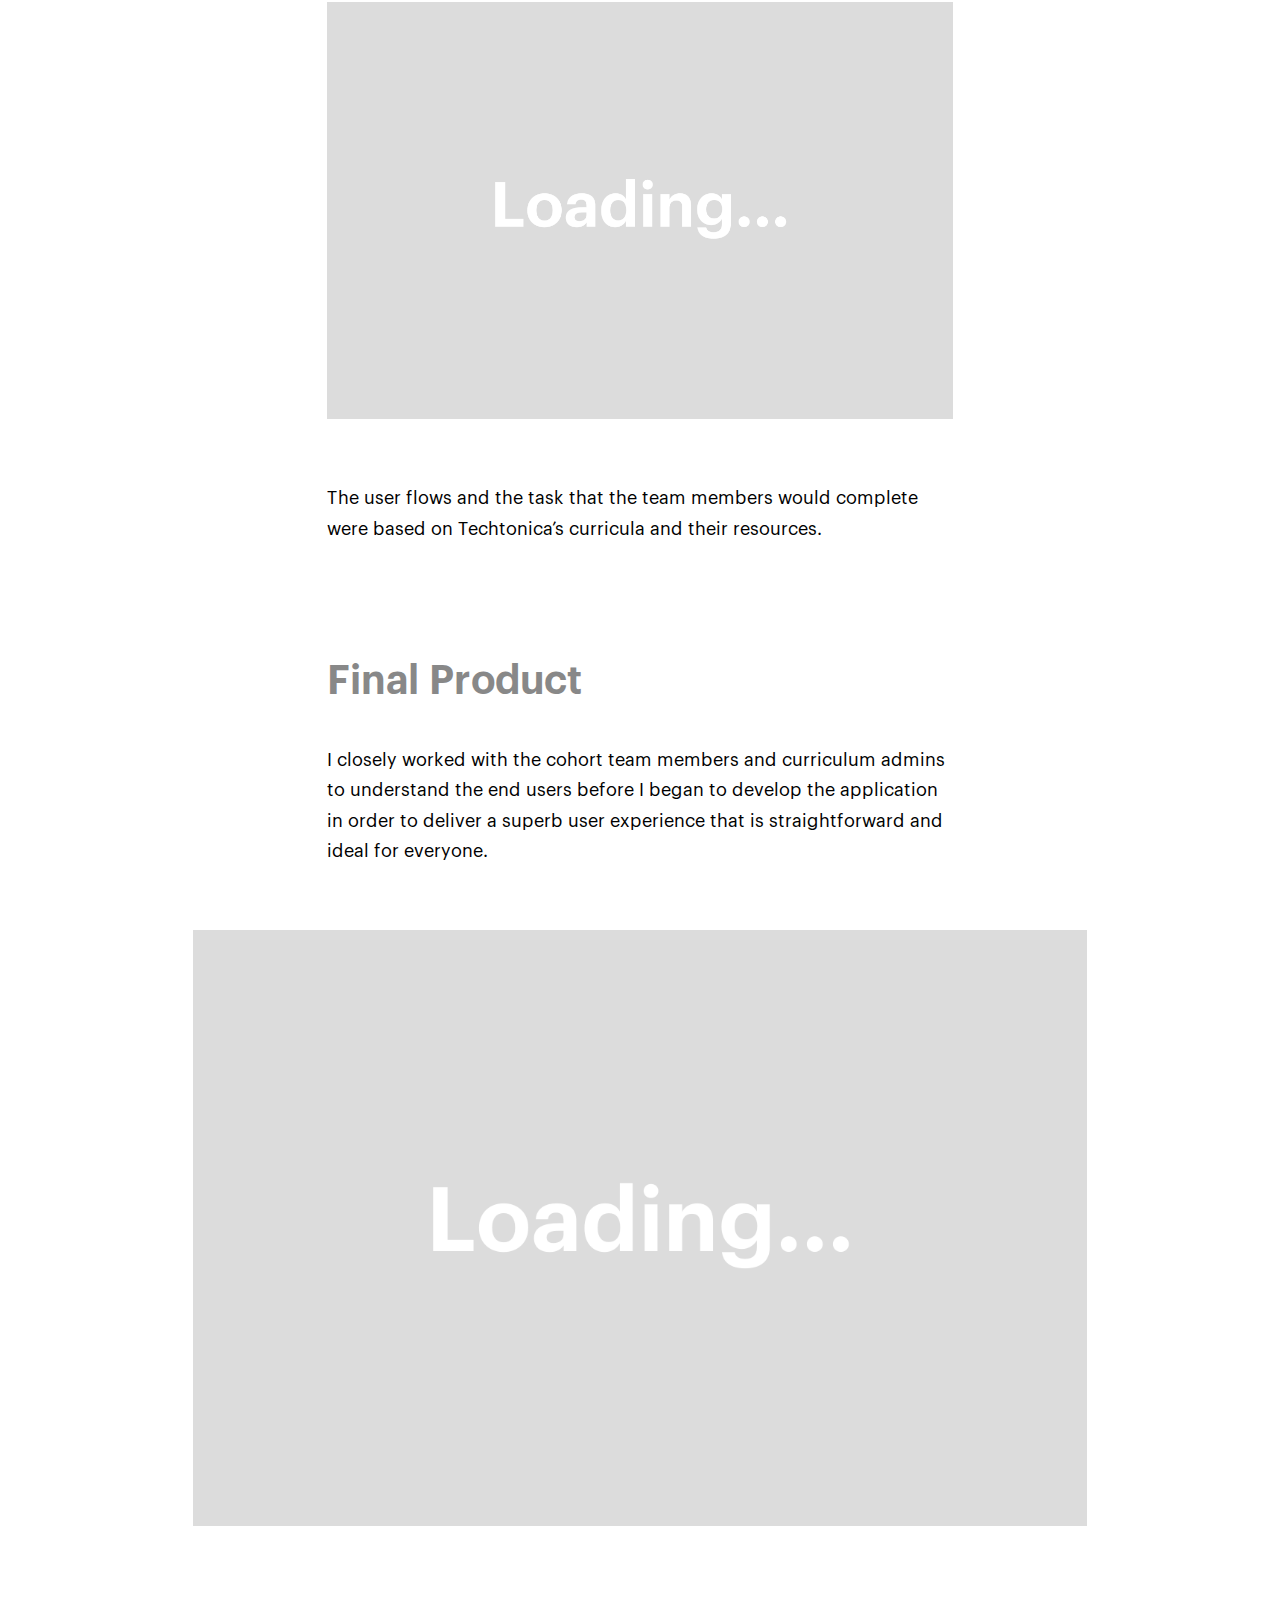
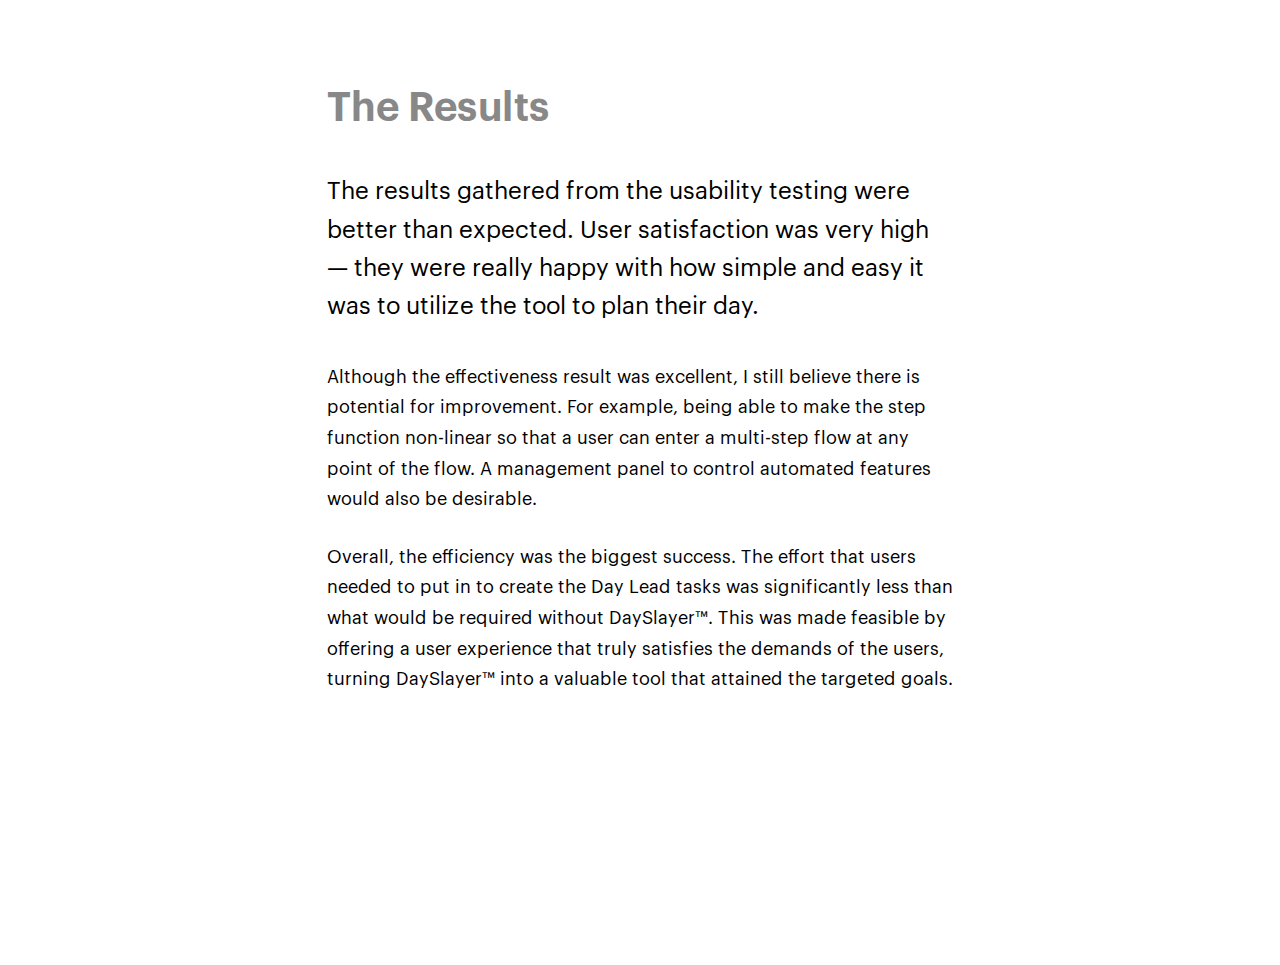
<file: work/DaySlayer/dayslayer_index.html>
<!DOCTYPE html>
<html lang="en" class="no-js">
  <head>
    <!-- Google Analytics -->
    <script
      async
      src="https://www.googletagmanager.com/gtag/js?id=UA-42242964-1"
    ></script>
    <script>
      window.dataLayer = window.dataLayer || [];
      function gtag() {
        dataLayer.push(arguments);
      }
      gtag("js", new Date());
      gtag("config", "UA-42242964-1");
    </script>

    <!-- Regular data -->
    <meta charset="utf-8" />
    <meta content="text/html; charset=utf-8" http-equiv="Content-Type" />

    <!-- Description -->
    <meta name="author" content="Elizabeth Hadik-Barkoczy" />
    <meta
      name="description"
      content="I engineer solutions to improve products."
    />
    <meta
      name="keywords"
      content="elizabeth,hadik-barkoczy,elizabeth hadik-barkoczy,elizabeth hadik,hadik,hadik huszar,hadikhuszar,portfolio,software engineer,cybersecurity"
    />
    <meta name="Resource-type" content="Document" />
    <meta name="viewport" content="width=device-width, initial-scale=1" />

    <!-- Open Graph data -->
    <meta property="og:site_name" content="Elizabeth Hadik-Barkoczy" />
    <meta property="og:title" content="Elizabeth Hadik-Barkoczy" />
    <meta
      property="og:description"
      content="I engineer solutions to improve products."
    />
    <meta
      property="og:image"
      content="https://elizabeth.work/img/thumbnail.png"
    />
    <!-- DON'T FORGET THIS -->
    <meta property="og:type" content="website" />
    <meta property="og:url" content="https://elizabeth.work" />

    <!-- Title -->
    <title>Elizabeth Hadik-Barkoczy</title>

    <!-- Twitter -->
    <meta name="twitter:card" content="summary" />
    <meta name="twitter:title" content="Elizabeth Hadik-Barkoczy" />
    <meta
      name="twitter:description"
      content="I engineer solutions to improve products."
    />
    <meta name="twitter:url" content="https://elizabeth.work" />
    <meta
      name="twitter:image"
      content="https://elizabeth.work/img/thumbnail.png"
    />

    <!-- Icons -->
    <link
      href="https://elizabeth.work/img/thumbnail.png"
      type="image/png"
      rel="image_src"
    />
    <link href="https://elizabeth.work" rel="canonical" />

    <link
      rel="apple-touch-icon"
      href="https://elizabeth.work/img/touch-icon-iphone.png"
      type="image/png"
    />
    <!-- DON'T FORGET THIS -->
    <link
      rel="apple-touch-icon"
      href="https://elizabeth.work/img/touch-icon-ipad.png"
      type="image/png"
      sizes="76x76"
    />
    <!-- DON'T FORGET THIS -->
    <link
      rel="apple-touch-icon"
      href="https://elizabeth.work/img/touch-icon-iphone-retina.png"
      type="image/png"
      sizes="120x120"
    />
    <!-- DON'T FORGET THIS -->
    <link
      rel="apple-touch-icon"
      href="https://elizabeth.work/img/touch-icon-ipad-retina.png"
      type="image/png"
      sizes="152x152"
    />
    <!-- DON'T FORGET THIS -->

    <link
      rel="icon"
      href="https://elizabeth.work/img/favicon-16x16.png"
      type="image/png"
      sizes="16x16"
    />
    <!-- DON'T FORGET THIS -->
    <link
      rel="icon"
      href="https://elizabeth.work/img/favicon-32x32.png"
      type="image/png"
      sizes="32x32"
    />
    <!-- DON'T FORGET THIS -->
    <link
      rel="icon"
      href="https://elizabeth.work/img/favicon-96x96.png"
      type="image/png"
      sizes="96x96"
    />
    <!-- DON'T FORGET THIS -->

    <!-- CSS -->
    <link href="../../css/style.css" rel="stylesheet" type="text/css" />

    <!-- Scroll position -->
    <script type="text/javascript" src="../../js/readingposition.js"></script>
    <script>
      var rpi;
      setTimeout(
        function waitUntilDomIsReadyLoadingCustomFontsMightOffsetThis() {
          rpi = new ReadingPositionIndicator({
            rpiArea:
              "[reading-position]" /* optional, query selector to an element */,
          }).init();
        },
        500
      );
    </script>

    <!-- Yall: Remove the no-js class on the <html> element if JavaScript is on -->
    <script>
      document.documentElement.classList.remove("no-js");
    </script>
  </head>
  <body>
    <!-- START Scroll position -->
    <div
      class="rpi-progress-bar"
      role="progressbar"
      aria-valuemin="0"
      aria-valuemax="100"
      aria-valuenow="0"
    >
      <div class="rpi-progress-bar__position" aria-hidden="true"></div>
      <div class="rpi-progress-bar__percentage"></div>
    </div>
    <!-- END Scroll position -->

    <div class="block-image-overflow">
      <!-- Block hero image overflow -->

      <div class="max-width">
        <div class="logo">
          <div class="logo-inner">
            <a href="../../work/work_index.html">
              <div class="label-logo on-hover--40 text-color-red"></div>
            </a>
          </div>
        </div>

        <div class="top-bottom-margin" reading-position>
          <div class="hide-text-block">
            <h2 class="text-color-black animate">
              DaySlayer<span class="size-medium text-color-black animate"
                >TM</span
              >
            </h2>
          </div>
          <div class="hide-text-block">
            <p class="size-large text-color-gray animate">
              App for Team Leaders
            </p>
          </div>

          <div class="hero-image animate delay02">
            <img
              draggable="false"
              class="lazy"
              src="../../img/image-placeholder.png"
              data-src="img/DaySlayer.jpg"
            />
            <noscript
              ><img draggable="false" src="img/DaySlayer.jpg"
            /></noscript>
          </div>

          <div class="max-width-70 text-color-black">
            <h4>Overview</h4>
            <p class="size-large">
              DaySlayer,™&thinsp; my Techtonica bootcamp capstone project, is a web-based application that helps the Daily Team Leaders to lead effortlessly with its powerful features. <p>The program has been designed and adapted for members of Techtonica’s cohorts, but it is easily adaptable for other curricula.  <span class="bold">It received the greatest praise from each cohort and staff member</span>, and is currently being prepared for Techtonica staff adoption.
            </p>


            <div class="links">
              <a
                class="on-hover-40 text-color-red"
                href="https://dayslayer.herokuapp.com/dashboard"
                target="_blank"
                >View DaySlayer™ Live</a
              >
              <a
                class="on-hover-40 text-color-red"
                href="https://github.com/HadikHuszar/dayslayer"
                target="_blank"
                >View DaySlayer™ GitHub Repo</a
              >
            </div>
          </div>

          <div class="video">
            <video
              class="lazy"
              data-poster="video/DaySlayer_Placeholder.jpg"
              preload="none"
              controls
              loop
              muted
              autoplay
            >
              <source src="video/DaySlayer.mp4" type="video/mp4" />
            </video>
            <noscript>
              <video
                poster="video/DaySlayer_Placeholder.jpg"
                preload="none"
                controls
                loop
                muted
                autoplay
              >
                <source src="video/DaySlayer.mp4" type="video/mp4" />
              </video>
            </noscript>
          </div>

          <div class="max-width-70 text-color-black">
            <h4>The Problem Being Solved</h4>
            <p>
              The goal of DaySlayer™ was to solve the biggest problem with being
              a team&rsquo;s Day Lead: struggling with assembling the vast amount of
              information from disparate sources and tools to lead the team. The
              information resided in a half-dozen places, which needed to be
              parsed and then assembled into one place.
            </p>
            <p>
              The result was that every day, Team Leads would be scrambling to
              gather all this information, adding to the already demanding job
              of being the day leader. This issue is resolved by my application,
              which <span class="bold">automates the process of compiling all necessary data in one
              location</span>. As a result, instead of performing the &ldquo;daily
              quarterback scramble,&rdquo; the Team Lead may begin the day in
              tranquility and concentrate on leading the team, instead.
            </p>
          </div>

          <div class="max-width-70 text-color-black">
            <h4>The Engineered Solution</h4>
            <p>
              My application was built on offering a tool to make team
              leadership simple, <span class="bold">facilitating the day&rsquo;s Team Lead to focus on
              empowering the team for peak performance</span>. Built on the PERN stack,
              the application is a software program that works as an
              interactive, yet guided, leadership tool.
            </p>
            <p>
              Guiding the user through the steps necessary to provide all the
              information needed to lead the team for the day, the application&rsquo;s
              Dashboard automatically:
              <ul>
                <li>uses the <span class="bold">Google API to pull from various Google Calendars</span> the team is subscribed to and consolidates it into one place.</li>
                <li>uses <span class="bold">APIs to generate the motivational quotes and meditation</span> guides needed for the day</li>
                <li>generates <span class="bold">member pairings</span></li>
                <li>and finally, <span class="bold">copy and paste</span> all of the information formatted perfectly to be inserted into the team messaging service of choice.</li>

              </ul> 
            </p>
            <p>
              Inside the Guide section, users are given <span class="bold">step-by-step
              instructions on how to lead</span> the various scheduled meetings, which
              the user can check off once it is completed. Links are provided to
              various documents needed for each meeting, which is a huge time
              saver for the Team Lead. No more searching over and over again for
              the same documents and links!
            </p>

            <h5>Technologies Used</h5>
            <ul>
              <li>Postgresql Database</li>
              <li>Express</li>
              <li>Reach.js</li>
              <li>Node.js</li>
              <li>ES Lint</li>
              <li>JEST</li>
              <li>React Testing Libraries</li>
              <li>Docker</li>
              <li>Auth0 API</li>
              <li>Quotes REST API</li>
            </ul>
          </div>

          <div class="images">
            <img
              draggable="false"
              class="lazy"
              src="../../img/image-placeholder.png"
              data-src="img/iPhone_Screens.jpg"
              data-aos="fade-up"
            />
            <noscript
              ><img draggable="false" src="img/iPhone_Screens.jpg /></noscript
            >
          </div>

          <div class="max-width-70 text-color-black">
            <h4>User Modeling</h4>
            <p>
              Understanding and designing the demands of the end-user is the
              first step in successfully developing a meaningful and useful
              solution. Personas help us keep focus on the people who will
              actually use the product.
            </p>
            <p>
              Persona decisions were created in collaboration with the cohort
              team members. There are 2 main groups of users that are being
              targeted in this application:
            </p>

            <h5>Administrators</h5>
            <p>
              Users who are setting up the initial cohort memberships. Because
              Single Sign On with Google accounts is used, set-up is a
              streamlined process that can be accomplished in minutes.
            </p>
            <h5>Team Members</h5>
            <p>
              Each of the team members represent the end user in a unique way.
              Based on that data and because I use an iterative approach to
              engineering, I needed to adjust the application and the user
              experience along the way.
            </p>
          </div>

          <div class="max-width-70 text-color-black">
            <h4>User Flow</h4>
            <p>
              User flow is a result of listing all possible actions that needs
              to be thoroughly considered, as well as the system behavior in
              each scenario. It gives me the overview of the activities each
              user is able to perform.
            </p>
            <div class="images">
              <img
                draggable="false"
                class="lazy"
                src="../../img/image-placeholder.png"
                data-src="img/UserFlow.png"
                data-aos="fade-up"
              />
              <noscript
                ><img draggable="false" src="img/UserFlow.png"
              /></noscript>
            </div>
            <p>
              The user flows and the task that the team members would complete
              were based on Techtonica&rsquo;s curricula and their resources.
            </p>
          </div>

          <div class="max-width-70 text-color-black">
            <h4>Final Product</h4>
            <p>
              I closely worked with the cohort team members and curriculum
              admins to understand the end users before I began to develop the
              application in order to deliver a superb user experience that is
              straightforward and ideal for everyone.
            </p>
          </div>

          <div class="images">
            <img
              draggable="false"
              class="lazy"
              src="../../img/image-placeholder.png"
              data-src="img/Screenshots.jpg"
              data-aos="fade-up"
            />
            <noscript
              ><img draggable="false" src="img/Screenshots.jpg"
            /></noscript>
          </div>

          <div class="max-width-70 text-color-black">
            <h4>The Results</h4>

            <p class="size-large">
              The results gathered from the usability testing were better than
              expected. User satisfaction was very high &mdash; they were really
              happy with how simple and easy it was to utilize the tool to plan
              their day.
            </p>
            <p>
              Although the effectiveness result was excellent, I still believe
              there is potential for improvement. For example, being able to
              make the step function non-linear so that a user can enter a
              multi-step flow at any point of the flow. A management panel to
              control automated features would also be desirable.
            </p>
            <p>
              Overall, the efficiency was the biggest success. The effort that
              users needed to put in to create the Day Lead tasks was
              significantly less than what would be required without DaySlayer™.
              This was made feasible by offering a user experience that truly
              satisfies the demands of the users, turning DaySlayer™ into a
              valuable tool that attained the targeted goals.
            </p>
          </div>
        </div>
        <!-- ent top bottom margin -->
      </div>
      <!-- end max-width -->
    </div>
    <!-- stop overflow -->

    <!-- Yall -->
    <script src="https://polyfill.io/v2/polyfill.min.js?features=IntersectionObserver"></script>
    <script src="../../js/yall.min.js"></script>
    <script type="text/javascript">
      document.addEventListener("DOMContentLoaded", yall);
    </script>
  </body>
</html>

<!-- //////////////////// Removed Design Considerations ///////////////////// -->

<!-- <div class="max-width-70 text-color-black">		
    <h4>Design Considerations</h4>
    <p>
Before I could continue with the process, I needed to collaborate with my cohort team members to lay down basic requirements that are needed for creating a great user experience. Creating an application for a diverse group of users needs requires certain design considerations.
    </p>
</div>

    
<div class="max-width-70 text-color-black">		
    <h5>Colors</h5>
    <p>
Colors have a very psychological influence on the users. Age is a powerful factor in our reactions to certain colors. Proof of this is the fact that our color preferences change over time and through different periods of our life. 
    </p>

    <p>
    <ul>Color choices made:
    <li>Using monochromatic background to maintain neutrality with regard to color preferences</li>
    <li>Using blue accents that relaxes the user</li>
    <li>Using orange color for highlighting and reinforcement of actions taken, due to its brightness</li>
    </ul>
    </p>
</div>


<div class="max-width-70 text-color-black">		
    <h5>Shapes and forms</h5>
    <p>
Detection of forms depends on the form of the disease and needs of children. For example, children with dyslexia have a significant low processing and perceptions, what means that the child will need more time for perception of shapes.
    </p>
    <p>
    <ul>Specific adjustments:
    <li>Minimum complexity of content</li>
    <li>Simple and optimal use</li>
    <li>Simple vocabulary</li>
    <li>Information presented as most correct form, specially images</li>
    <li>Highlighted parts of letters, fonts</li>
    <li>Administration of rewards and failed attempts</li>
    <li>Simple overview of the options</li>
    <li>Large button sizes and fonts</li>
    <li>Calm and no distracting colors</li>
    <li>Audio and video content</li>
    </ul>
    </p>
</div> -->
</file>
<file: css/style.css>
@font-face {
  font-family: "Regular";
  src: url("../fonts/Graphik-Regular.eot");
  src: url("../fonts/Graphik-Regular.eot?#iefix") format("embedded-opentype"),
    url("../fonts/Graphik-Regular.woff") format("woff"),
    url("../fonts/Graphik-Regular.ttf") format("truetype");
  font-weight: normal;
  font-style: normal;
}
@font-face {
  font-family: "Semibold";
  src: url("../fonts/Graphik-Semibold.eot");
  src: url("../fonts/Graphik-Semibold.eot?#iefix") format("embedded-opentype"),
    url("../fonts/Graphik-Semibold.woff") format("woff"),
    url("../fonts/Graphik-Semibold.ttf") format("truetype");
  font-weight: 600;
  font-style: normal;
}
@font-face {
  font-family: "Medium";
  src: url("../fonts/Graphik-Medium.eot");
  src: url("../fonts/Graphik-Medium.eot?#iefix") format("embedded-opentype"),
    url("../fonts/Graphik-Medium.woff") format("woff"),
    url("../fonts/Graphik-Medium.ttf") format("truetype");
  font-weight: 500;
  font-style: normal;
}

html,
body,
div,
span,
applet,
object,
iframe,
h1,
h2,
h3,
h4,
h5,
h6,
p,
blockquote,
pre,
a,
abbr,
acronym,
address,
big,
cite,
code,
del,
dfn,
em,
img,
ins,
kbd,
q,
s,
samp,
small,
strike,
strong,
sub,
sup,
tt,
var,
b,
u,
i,
center,
dl,
dt,
dd,
ol,
ul,
li,
fieldset,
form,
label,
legend,
table,
caption,
tbody,
tfoot,
thead,
tr,
th,
td,
article,
aside,
canvas,
details,
embed,
figure,
figcaption,
footer,
header,
hgroup,
menu,
nav,
output,
ruby,
section,
summary,
time,
mark,
audio,
video {
  margin: 0;
  padding: 0;
  border: 0;
  font-size: 100%;
  font: inherit;
  vertical-align: baseline;
}

html,
body {
  -webkit-font-smoothing: antialiased;
  -moz-osx-font-smoothing: grayscale;
  font-smoothing: antialiased;
  text-rendering: optimizeLegibility;
  padding: 0;
  margin: 0;
  font-size: calc(1em + 1vw);
}

/*	=====================================================================
									GENERAL							
	===================================================================== */

::selection {
  color: rgba(255, 255, 255, 0.99);
  background: rgba(0, 0, 0, 0.99);
}
::-moz-selection {
  color: rgba(255, 255, 255, 0.99);
  background: rgba(0, 0, 0, 0.99);
}

/* ------ Backgrounds ------ */
.website-background-black {
  background: #000000;
}
.website-background-white {
  background: #ffffff;
}

/* ------ Colors ------ */
.text-color-white {
  color: #ffffff;
}
.text-color-red {
  color: #ea0f1e;
}
.text-color-black {
  color: #000000;
}
.text-color-gray {
  color: #888888;
}
.text-color-almostblack {
  color: #595555;
}

/* ------ Text styles ------ */
.underline {
  text-decoration: underline;
}

.hide-text-block {
  position: relative;
  display: block;
  overflow: hidden;
}

h1 {
  font-family: "Semibold";
  position: fixed;
  line-height: 110%;
  letter-spacing: -2px;
  font-size: 3.2em; /* general fallback */
  font-size: 18vm; /* IE9 fallback */
  /*     font-size: 19vmin; */
  font-size: 18vmin;
}
@media screen and (max-width: 767px) {
  h1 {
    line-height: 130%;
  }
}

h2 {
  font-family: "Semibold";
  line-height: 140%;
  font-size: 100px;
  font-size: 2.222em;
}

h3 {
  font-family: "Medium";
  line-height: 120%;
  font-size: 64px;
  /* font-size: 1.780em; */
}

h4 {
  font-family: "Semibold";
  line-height: 140%;
  color: #888888;
  font-size: 48px;
  font-size: 40px;
  /* margin: 16vh 0 4vh 0;
  margin: 24vh 0 4vh 0; */
  margin: 8vh 0 4vh 0;
  margin: 12vh 0 4vh 0;
}
@media screen and (max-width: 767px) {
  h4 {
    font-size: 30px;
  }
}
h5 {
  font-family: "Semibold";
  line-height: 140%;
  font-size: 36px;
  font-size: 30px;
  /* margin: 12vh 0 5vh 0;
  margin: 12vh 0 3vh 0; */
  margin: 6vh 0 2vh 0;
  margin: 6vh 0 1vh 0;
}
@media screen and (max-width: 767px) {
  h5 {
    font-size: 20px;
  }
}
h6 {
  font-family: "Semibold";
  line-height: 140%;
  font-size: 24px;
  margin: 8vh 0 2vh 0;
}

/* ------ paragraph styling ------ */

p {
  line-height: 170%;
  font-family: "Regular";
  font-size: 18px;
  margin-bottom: 3vh;
}

p.size-small {
  font-family: "Medium";
  font-size: 16px;
  margin-bottom: 0;
}
@media screen and (max-width: 767px) {
  p.size-small {
    font-size: 14px;
  }
}

.size-medium {
  line-height: 180%;
  font-size: 20px;
}

.size-large {
  line-height: 160%;
  font-size: 24px;
  margin-bottom: 4vh;
}

b {
  font-family: "Medium";
}

.bold {
  font-family: "Semibold";
}

.i {
  font-style: italic;
}

.tight {
  letter-spacing: -2px;
}

.squeeze {
  font-size: 95%;
}

/* ------ List ------ */
ul {
  line-height: 180%;
  font-family: "Regular";
  font-size: 18px;
  margin-bottom: 5vh;
}

li {
  margin-left: 3vh;
}

blockquote {
  line-height: 170%;
  font-family: "Regular";
  font-size: 18px;
  /* 	font-style:italic; */
  color: #666666;
  margin: 6vmin 0;
  padding: 10px 20px 10px 30px;
  border-left: 4px solid #dddddd;
}

/* ------ Links ------ */
a,
a:after,
a:visited {
  text-decoration: none;
  cursor: pointer;
  color: #000000;
}

a.text-color-white,
a.text-color-white:after,
a.text-color-white:visited {
  color: #ffffff;
}

a.text-color-red,
a.text-color-red:after,
a.text-color-red:visited {
  color: #ea0f1e;
}

/* ------ Hover states ------ */
.on-hover-40,
.on-hover--40 {
  transition: all 0.4s cubic-bezier(0.2, 0.6, 0.2, 1);
}
.on-hover-40:hover {
  margin-left: 40px;
  transition: all 0.4s cubic-bezier(0.2, 0.6, 0.2, 1);
}
.on-hover--40:hover {
  margin-left: -40px;
  transition: all 0.4s cubic-bezier(0.2, 0.6, 0.2, 1);
}
@media screen and (max-width: 767px) {
  .on-hover-40:hover {
    margin-left: 0px;
  }
  .on-hover--40:hover {
    margin-left: 0px;
  }
}

/* ------ Media ------ */
img {
  max-width: 100%;
  max-height: 100%;
  pointer-events: none !important;
}
video {
  display: block;
  max-width: 100%;
  height: auto;
}

/* ------ Hide .lazy elements if JavaScript is off ------ */
.no-js .lazy {
  display: none;
}

/* ------ Grid ------ */
.top-bottom-margin {
  margin: 40vh 0 20vh 0;
  margin: 35vh 0 20vh 0;
  margin: 35vh 0 30vh 0;
}

.max-width {
  max-width: 68%;
  max-width: 21.5em;
  margin: 0 auto;
}
@media screen and (max-width: 767px) {
  .max-width {
    max-width: 100%;
    max-width: 86%;
  }
}

/* ------ Logo ------ */
.logo {
  float: right;
}
.logo-inner {
  position: fixed;
  top: 10%;
  z-index: 999;
}
@media screen and (max-width: 767px) {
  .logo-inner {
    top: 5%;
    left: 75%;
  }
}
.label-logo:after {
  font-family: "Semibold";
  font-size: 20px;
  content: "elizabeth.";
}
.label-logo:hover:after {
  content: "elizabeth.work";
  white-space: nowrap;
}
@media screen and (max-width: 767px) {
  .label-logo:hover:after {
    content: "elizabeth.";
    color: #888888;
  }
}
.label-logo {
  -webkit-animation: fadelogo 0.6s cubic-bezier(0.2, 0.6, 0.2, 1);
  -moz-animation: fadelogo 0.6s cubic-bezier(0.2, 0.6, 0.2, 1);
  animation: fadelogo 0.6s cubic-bezier(0.2, 0.6, 0.2, 1);
  -webkit-animation-fill-mode: backwards;
  -moz-animation-fill-mode: backwards;
  animation-fill-mode: backwards;
}
@-webkit-keyframes fadelogo {
  0% {
    -webkit-transform: translateY(10vh);
  }
  100% {
    -webkit-transform: translateY(0vh);
  }
}
@keyframes fadelogo {
  0% {
    opacity: 0;
    transform: translateY(10vh);
  }
  100% {
    opacity: 1;
    transform: translateY(0vh);
  }
}

/* ------ Reading position ------ */
.rpi-progress-bar {
  box-sizing: border-box;
  position: fixed;
  width: 100%;
  top: 0;
  left: 0;
  padding-bottom: 20px;
  z-index: 1;
}
.rpi-progress-bar__position {
  box-sizing: inherit;
  height: 4px; /* control the height of the progress bar */
  width: 100%;
  background-color: #d1001d;
  -webkit-transform-origin: 0 50%;
  transform-origin: 0 50%;
  -webkit-transition: -webkit-transform 50ms;
  transition: -webkit-transform 50ms;
  transition: transform 50ms;
  transition: transform 50ms, -webkit-transform 50ms;
  -webkit-transform: scaleX(0);
  transform: scaleX(0);
  will-change: transform;
  position: relative;
}

/*	=====================================================================
									HOMEPAGE							
	===================================================================== */

.vertical-center {
  position: absolute;
  height: 100%;
  display: -webkit-flex; /* Safari */
  display: flex;
  -webkit-align-items: center; /* Safari */
  align-items: center;
}

.label-hello:after {
  content: "Hello.";
}
.label-hello:hover:after {
  content: "About";
}
.label-iam:after {
  content: "I am";
}
.label-iam:hover:after {
  content: "Work";
}
.label-ehb:after {
  content: "Elizabeth";
}
.label-ehb:hover:after {
  content: "Contact";
}
.label-error:after {
  content: "Oops!";
}
.label-error:hover:after {
  content: "Home";
}

.animate {
  -webkit-animation: animate 0.6s cubic-bezier(0.2, 0.6, 0.2, 1);
  -moz-animation: animate 0.6s cubic-bezier(0.2, 0.6, 0.2, 1);
  animation: animate 0.6s cubic-bezier(0.2, 0.6, 0.2, 1);
  -webkit-animation-fill-mode: backwards;
  -moz-animation-fill-mode: backwards;
  animation-fill-mode: backwards;
}

@-webkit-keyframes animate {
  0% {
    opacity: 0;
    -webkit-transform: translateY(100%);
  }
  100% {
    opacity: 1;
    -webkit-transform: translateY(0%);
  }
}

@keyframes animate {
  0% {
    opacity: 0;
    transform: translateY(30vh);
  } /* WORK ON THISSS! */
  /* 	0% {transform: translateY(100%);} */
  100% {
    opacity: 1;
    transform: translateY(0%);
  }
}

/* ------ Delays ------ */
.delay02 {
  -webkit-animation-delay: 0.2s;
  animation-delay: 0.2s;
}
.delay04 {
  -webkit-animation-delay: 0.4s;
  animation-delay: 0.4s;
}
.delay06 {
  -webkit-animation-delay: 0.6s;
  animation-delay: 0.6s;
}
.delay08 {
  -webkit-animation-delay: 0.8s;
  animation-delay: 0.8s;
}
.delay10 {
  -webkit-animation-delay: 1s;
  animation-delay: 1s;
}
.delay12 {
  -webkit-animation-delay: 1.2s;
  animation-delay: 1.2s;
}

/* ------ Background photo ------ */
.bg-photo {
  z-index: -9;
  position: fixed;
  top: 0;
  right: 0;
  bottom: 0;
  left: 35%;
  background-image: url(../img/EHBHome.png);
  background-repeat: no-repeat;
  -webkit-background-size: cover;
  -moz-background-size: cover;
  -o-background-size: cover;
  background-size: cover;

  -webkit-animation: bg-photo 1.2s cubic-bezier(0.5, 0.6, 0.6, 1);
  -moz-animation: bg-photo 1.2s cubic-bezier(0.5, 0.6, 0.6, 1);
  animation: bg-photo 1.2s cubic-bezier(0.5, 0.6, 0.6, 1);
  -webkit-animation-fill-mode: backwards;
  -moz-animation-fill-mode: backwards;
  animation-fill-mode: backwards;
}
@media screen and (max-width: 767px) {
  .bg-photo {
    -webkit-animation: bg-photo 0.6s cubic-bezier(0.5, 0.6, 0.6, 1);
    -moz-animation: bg-photo 0.6s cubic-bezier(0.5, 0.6, 0.6, 1);
    animation: bg-photo 0.6s cubic-bezier(0.5, 0.6, 0.6, 1);
  }
}
@-webkit-keyframes bg-photo {
  0% {
    opacity: 0;
    transform: scale(1.1);
  }
  100% {
    opacity: 1;
    transform: scale(1);
  }
}

@keyframes bg-photo {
  0% {
    opacity: 0;
    transform: scale(1.1);
  }
  100% {
    opacity: 1;
    transform: scale(1);
  }
}
@media screen and (max-width: 480px) {
  .bg-photo {
    left: -8%;
  }
}

/* ------ Background photo (ABOUT) ------ */
.bg-photo-about {
  z-index: -9;
  position: fixed;
  top: 0;
  right: 0;
  bottom: 0;
  left: 35%;
  background-image: url(../img/about.png);
  background-repeat: no-repeat;
  -webkit-background-size: cover;
  -moz-background-size: cover;
  -o-background-size: cover;
  background-size: cover;

  -webkit-animation: bg-photo-about 1.2s cubic-bezier(0.5, 0.6, 0.6, 1);
  -moz-animation: bg-photo-about 1.2s cubic-bezier(0.5, 0.6, 0.6, 1);
  animation: bg-photo-about 1.2s cubic-bezier(0.5, 0.6, 0.6, 1);
  -webkit-animation-fill-mode: backwards;
  -moz-animation-fill-mode: backwards;
  animation-fill-mode: backwards;
}
@media screen and (max-width: 767px) {
  .bg-photo-about {
    -webkit-animation: bg-photo-about 0.6s cubic-bezier(0.5, 0.6, 0.6, 1);
    -moz-animation: bg-photo-about 0.6s cubic-bezier(0.5, 0.6, 0.6, 1);
    animation: bg-photo-about 0.6s cubic-bezier(0.5, 0.6, 0.6, 1);
  }
}
@-webkit-keyframes bg-photo-about {
  0% {
    opacity: 0;
    transform: scale(1.1);
  }
  100% {
    opacity: 1;
    transform: scale(1);
  }
}

@keyframes bg-photo-about {
  0% {
    opacity: 0;
    transform: scale(1.1);
  }
  100% {
    opacity: 1;
    transform: scale(1);
  }
}
@media screen and (max-width: 480px) {
  .bg-photo-about {
    left: -8%;
  }
}

/* ------ Background photo (CONTACT) ------ */
.bg-photo-contact {
  z-index: -9;
  position: fixed;
  top: 0;
  right: 0;
  bottom: 0;
  left: 35%;
  background-image: url(../img/butterfly3.jpg);
  background-repeat: no-repeat;
  -webkit-background-size: cover;
  -moz-background-size: cover;
  -o-background-size: cover;
  background-size: cover;

  -webkit-animation: bg-photo-contact 1.2s cubic-bezier(0.5, 0.6, 0.6, 1);
  -moz-animation: bg-photo-contact 1.2s cubic-bezier(0.5, 0.6, 0.6, 1);
  animation: bg-photo-contact 1.2s cubic-bezier(0.5, 0.6, 0.6, 1);
  -webkit-animation-fill-mode: backwards;
  -moz-animation-fill-mode: backwards;
  animation-fill-mode: backwards;
}
@media screen and (max-width: 767px) {
  .bg-photo-contact {
    -webkit-animation: bg-photo-contact 0.6s cubic-bezier(0.5, 0.6, 0.6, 1);
    -moz-animation: bg-photo-contact 0.6s cubic-bezier(0.5, 0.6, 0.6, 1);
    animation: bg-photo-contact 0.6s cubic-bezier(0.5, 0.6, 0.6, 1);
  }
}
@-webkit-keyframes bg-photo-contact {
  0% {
    opacity: 0;
    transform: scale(1.1);
  }
  100% {
    opacity: 1;
    transform: scale(1);
  }
}

@keyframes bg-photo-contact {
  0% {
    opacity: 0;
    transform: scale(1.1);
  }
  100% {
    opacity: 1;
    transform: scale(1);
  }
}
@media screen and (max-width: 480px) {
  .bg-photo-contact {
    left: -8%;
  }
}

/*	=====================================================================
							HOMEPAGE MOBILE							
	===================================================================== */

@media screen and (min-width: 768px) {
  .hide-mobile {
    display: none;
  }
  .click-indication {
    text-align: center;
    width: 100%;
    font-family: "Medium";
    color: #888888;
    position: fixed;
    bottom: 4%;
    font-size: 0.6em; /* general fallback */
    font-size: 2.3vm; /* IE9 fallback */
    font-size: 2.3vmin;
    animation: bounce 1s infinite alternate;

    -webkit-animation: bounce 0.5s cubic-bezier(0.5, 0.6, 0.6, 1) infinite
      alternate;
    -moz-animation: bounce 0.5s cubic-bezier(0.5, 0.6, 0.6, 1) infinite
      alternate;
    animation: bounce 0.5s cubic-bezier(0.5, 0.6, 0.6, 1) infinite alternate;
  }
  @keyframes bounce {
    from {
      transform: translateY(0px);
    }
    to {
      transform: translateY(-8px);
    }
  }
  @-webkit-keyframes bounce {
    from {
      transform: translateY(0px);
    }
    to {
      transform: translateY(-8px);
    }
  }
}

@media screen and (max-width: 767px) {
  .hide-web {
    display: none;
  }
  .toggle-mobile-second {
    display: none;
  }
  .mobile-tap-area {
    background: transparent;
    position: absolute;
    width: 100%;
    height: 100%;
  }
  .tap-indication {
    text-align: center;
    width: 100%;
    font-family: "Medium";
    color: #888888;
    position: fixed;
    bottom: 4%;
    font-size: 0.6em; /* general fallback */
    font-size: 3.6vm; /* IE9 fallback */
    font-size: 3.6vmin;
    animation: bounce 1s infinite alternate;

    -webkit-animation: bounce 0.5s cubic-bezier(0.5, 0.6, 0.6, 1) infinite
      alternate;
    -moz-animation: bounce 0.5s cubic-bezier(0.5, 0.6, 0.6, 1) infinite
      alternate;
    animation: bounce 0.5s cubic-bezier(0.5, 0.6, 0.6, 1) infinite alternate;
  }
  @keyframes bounce {
    from {
      transform: translateY(0px);
    }
    to {
      transform: translateY(-8px);
    }
  }
  @-webkit-keyframes bounce {
    from {
      transform: translateY(0px);
    }
    to {
      transform: translateY(-8px);
    }
  }
}

/*	=====================================================================
							ABOUT AND CONTACT					
	===================================================================== */

.max-width-left-70 {
  max-width: 70%;
}
@media screen and (max-width: 767px) {
  .max-width-left-70 {
    max-width: 50px;
  }
}

.skill-logos {
  opacity: 50%;
  max-height: 50px;
  /* margin-right: 50px; */
  margin-right: 2.8em;
}

.skill-logo-html {
  opacity: 50%;
  max-height: 60px;
  /* margin-right: 50px; */
  margin-right: 2.8em;
  margin-bottom: -2px;
  margin-left: -10px;
}

/* ------ Copy email to clipboard ------ */
.label-email {
  cursor: pointer;
}
.label-email:after {
  content: "moc.yzcokrab-kidah\0040htebazile";
  unicode-bidi: bidi-override;
  direction: rtl;
}
.label-email:hover:after {
  content: "draobpilc ot ypoC";
}
.label-email:hover:active:after {
  content: "deipoc liamE";
}
@media screen and (max-width: 767px) {
  .label-email:hover:after {
    content: "draobpilc ot ypoC";
  }
}

/*	=====================================================================
								WORK LIST							
	===================================================================== */

.work-block {
  margin: 12vh 0;
}

@media screen and (max-width: 767px) {
  .work-block {
    margin-top: 10vh 0;
  }
}

/*	=====================================================================
								PROJECT PAGE							
	===================================================================== */

.block-image-overflow {
  width: 100%;
  overflow: hidden;
}

.hero-image {
  width: 100vw;
  height: 90vh;
  overflow: hidden;
  /* margin: 30vh 0; */
}
@media screen and (max-width: 767px) {
  .hero-image {
    margin: 20vh 0;
  }
}
.hero-image img {
  width: 100%;
  height: 100vh;
  object-fit: cover;
}
@media screen and (max-width: 767px) {
  .hero-image img {
    background-position: right bottom;
  }
}

.max-width-70 {
  max-width: 70%;
  margin: 0 auto;
}
@media screen and (max-width: 767px) {
  .max-width-70 {
    max-width: 100%;
    margin: auto;
  }
}

.max-width-100 {
  align-content: right;
  max-width: 100%;
  margin: 0 auto;
}

.links a {
  display: block;
  margin: 4vh 0;
  font-family: "Medium";
  font-size: 19px;
}

.images {
  /* margin: 8vh 0; */
  margin: 2vh 0;
}
@media screen and (max-width: 767px) {
  .images {
    margin: 4vh 0;
  }
}

.images img {
  margin: 4vh 0;
}
@media screen and (max-width: 767px) {
  .images img {
    margin: 2vh 0;
  }
}

.video {
  /* margin: 8vh 0; */
  margin: 80px 50px 20px;
}
@media screen and (max-width: 767px) {
  .video {
    margin: 4vh 0;
  }
}

/* iPhone video container */
.iphone-video {
  width: 100%;
  height: 80vh;
  display: -webkit-flex; /* Safari */
  display: flex;
  -webkit-align-items: center; /* Safari */
  align-items: center;
  position: relative;
}

.iphone-notch {
  background-image: url(../img/devices-iphone-notch.png);
  background-repeat: no-repeat;
  background-size: contain;
  background-position: center;
  height: 20%;
  width: 100%;
  position: absolute;
  z-index: 1;
  margin-top: -17%;
}

.iphone-mask {
  -moz-border-radius: 28px;
  -webkit-border-radius: 28px;
  border-radius: 28px;
  overflow: hidden;
  position: relative;
  margin: 0 auto;
  height: 70vh;
}
.iphone-video video {
  width: auto;
  height: 70vh;
}
.devices-iphone {
  background-image: url(../img/devices-iphone.png);
  background-repeat: no-repeat;
  background-size: contain;
  background-position: center;
  height: 100%;
  width: 100%;
  position: absolute;
  z-index: -1;
}

@media screen and (max-width: 767px) {
  .iphone-video {
    height: 60vh;
  }
  .iphone-mask {
    -moz-border-radius: 18px;
    -webkit-border-radius: 18px;
    border-radius: 18px;
    height: 52vh;
  }
  .iphone-video video {
    height: 52vh;
  }
}
</file>
